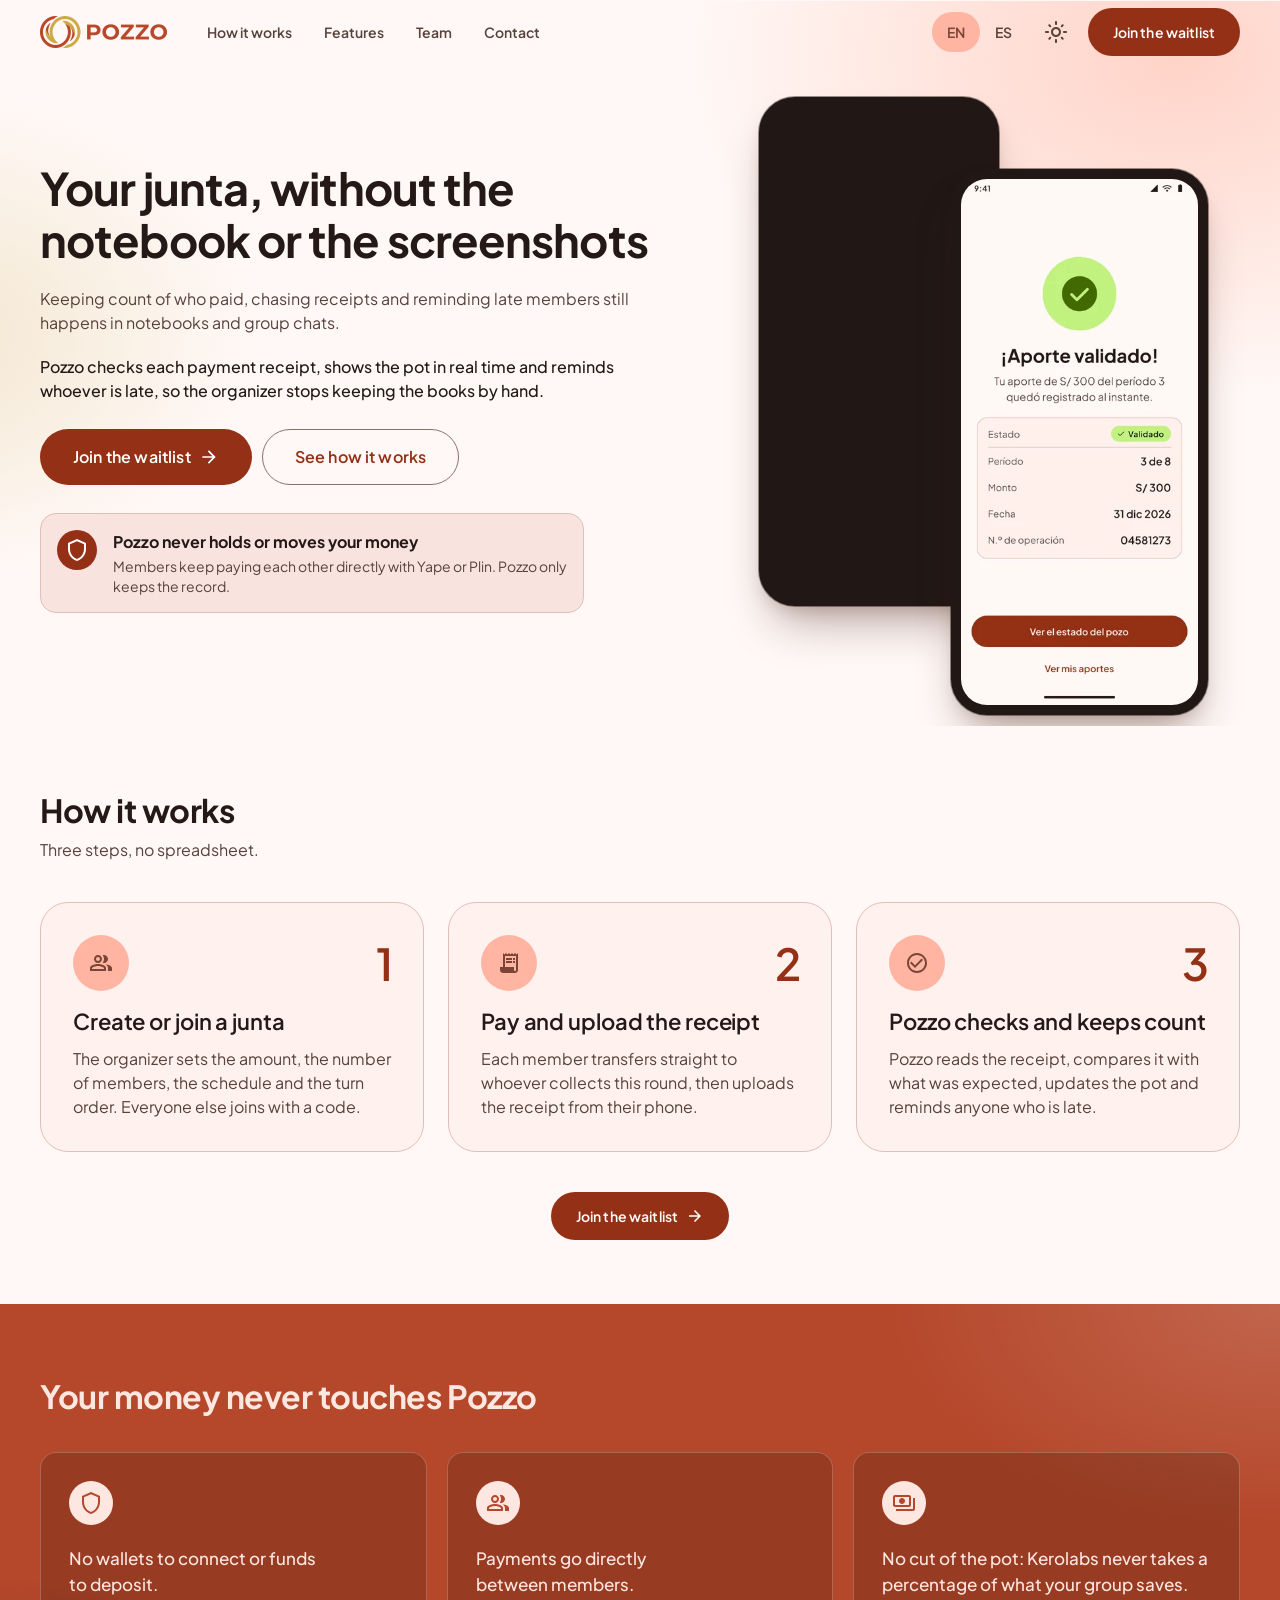
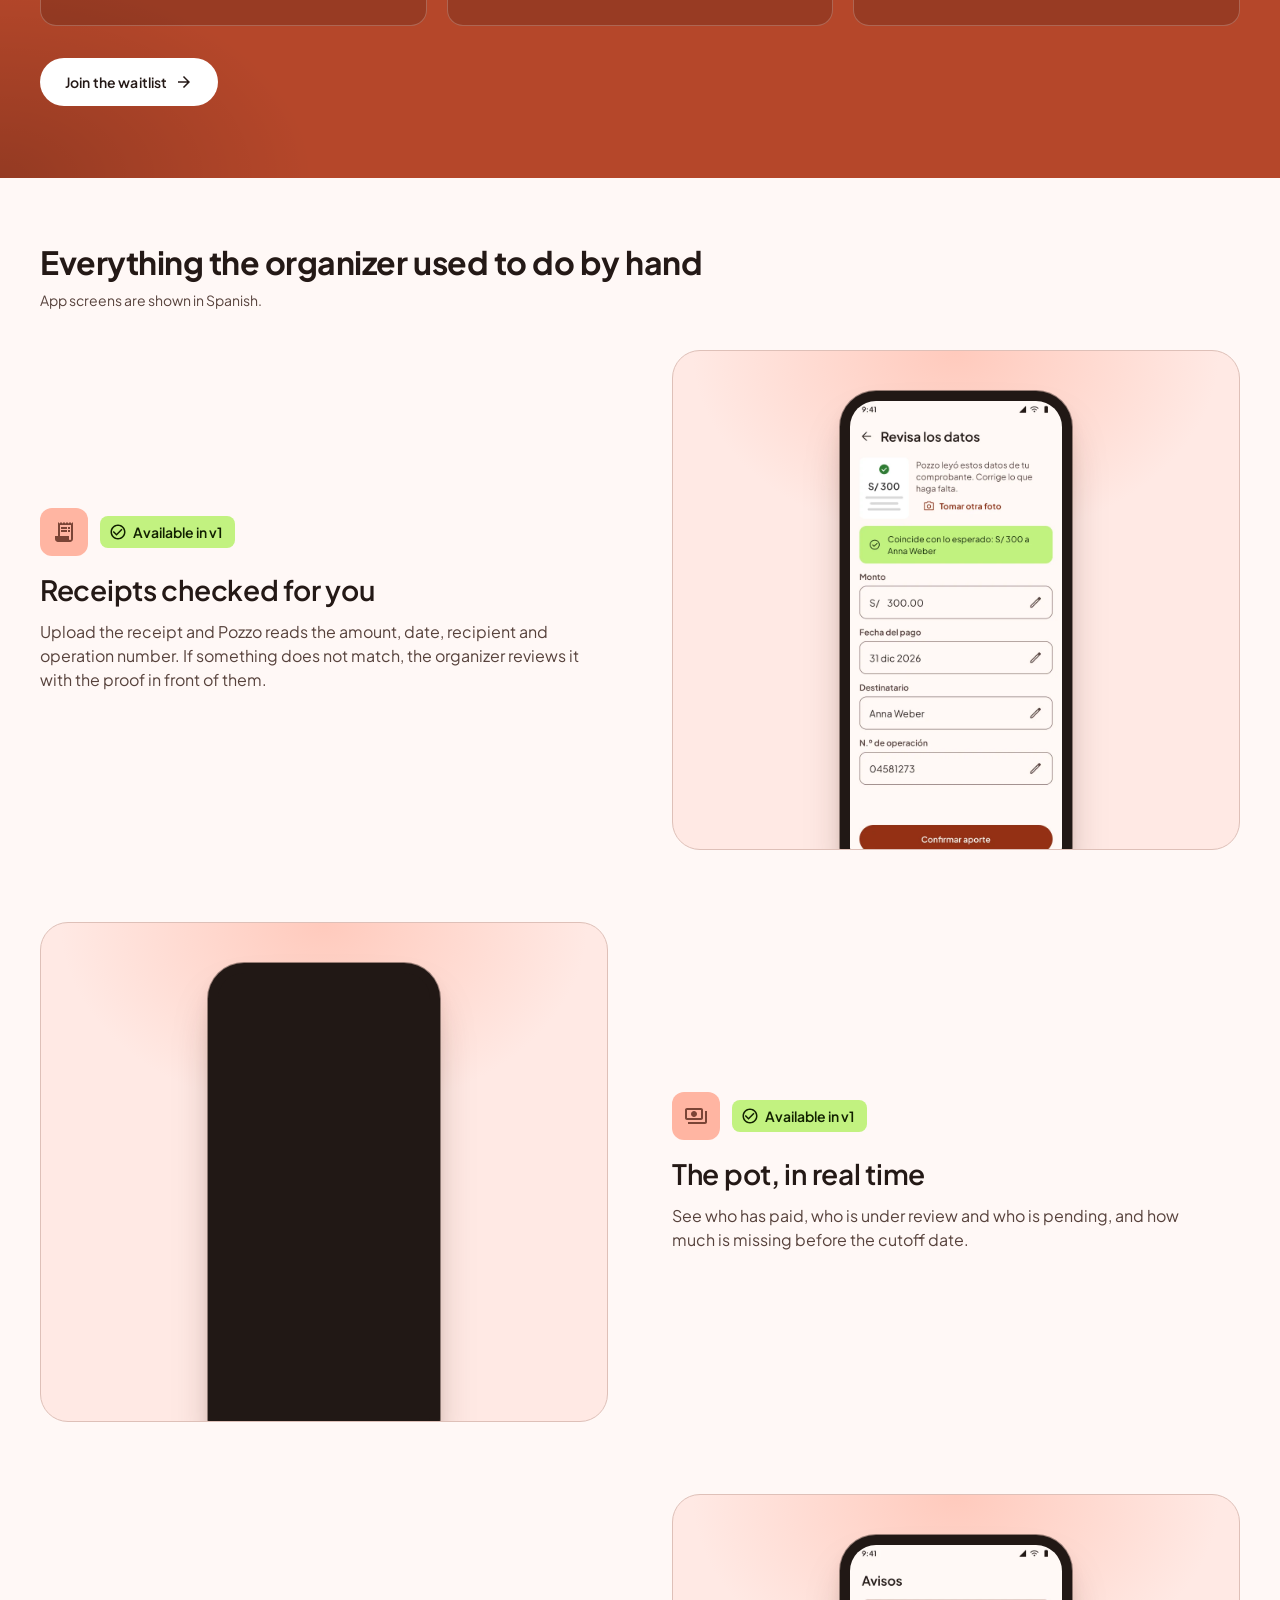
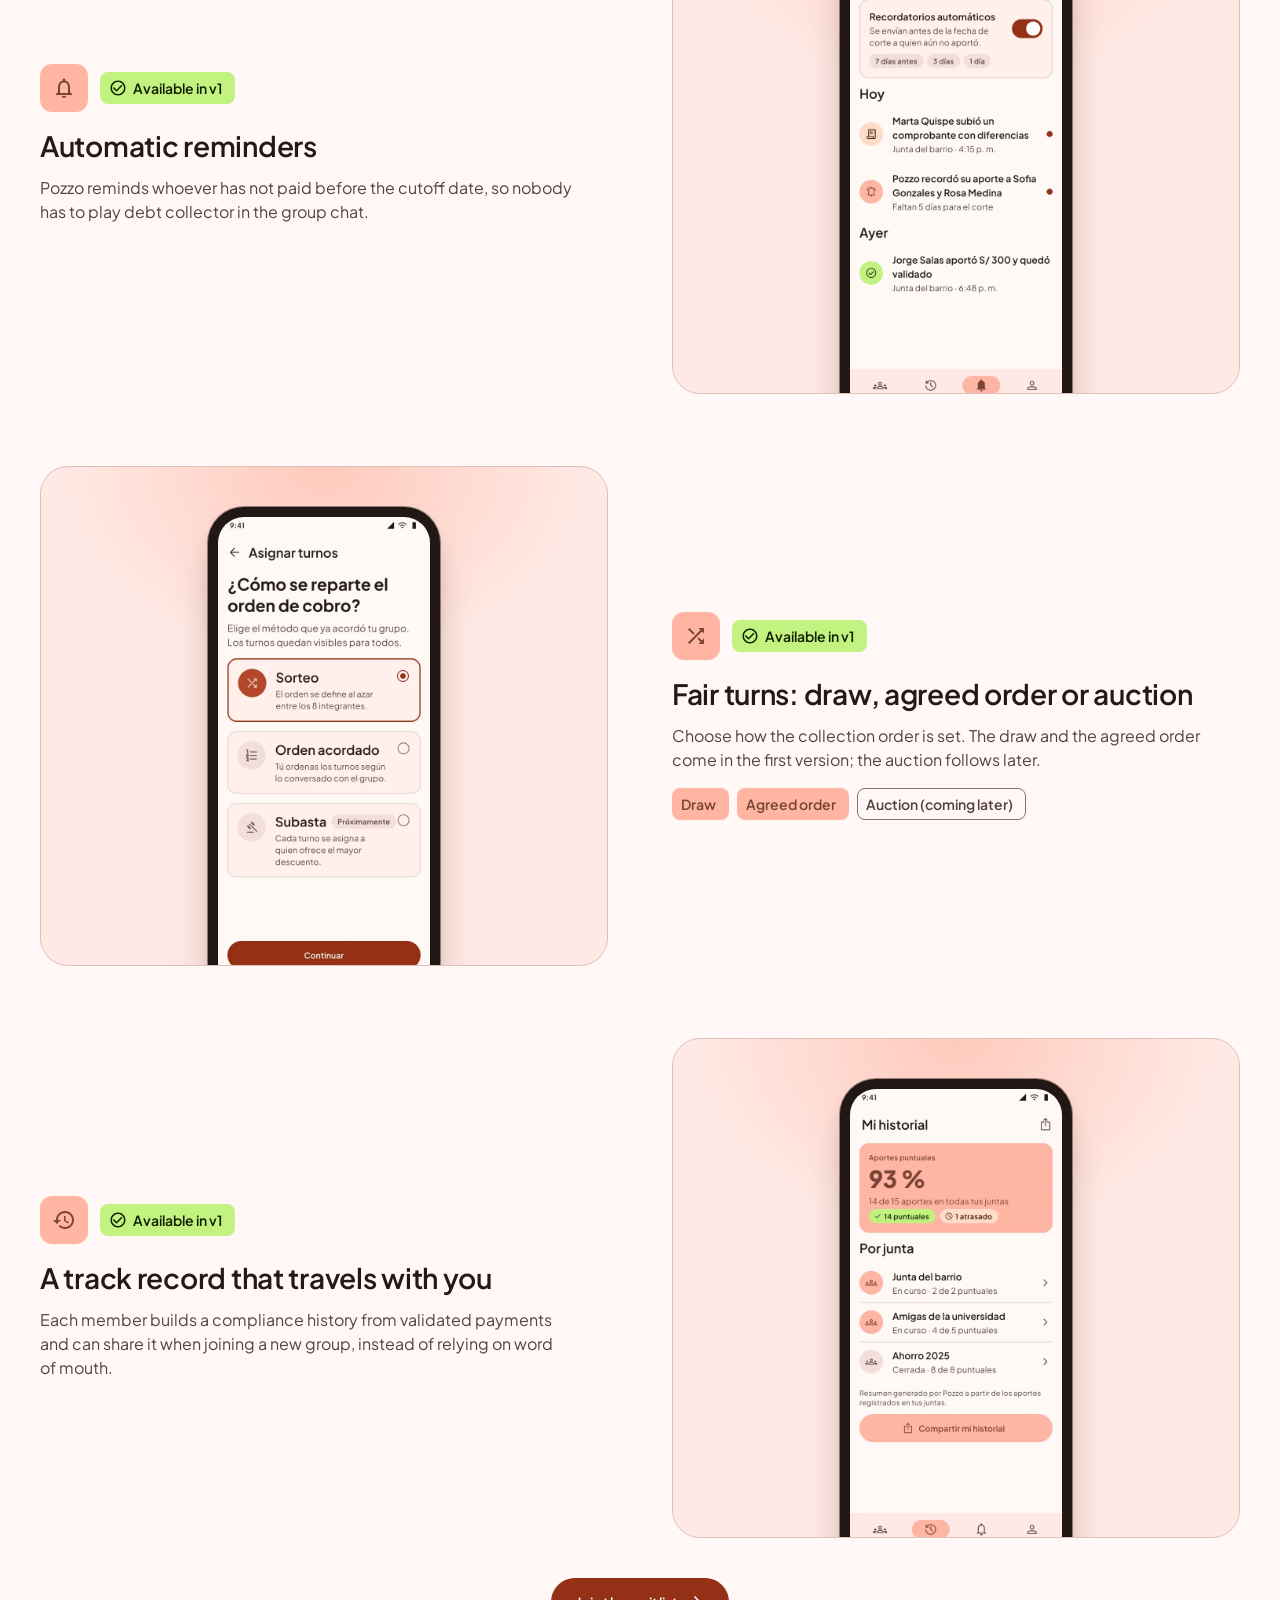
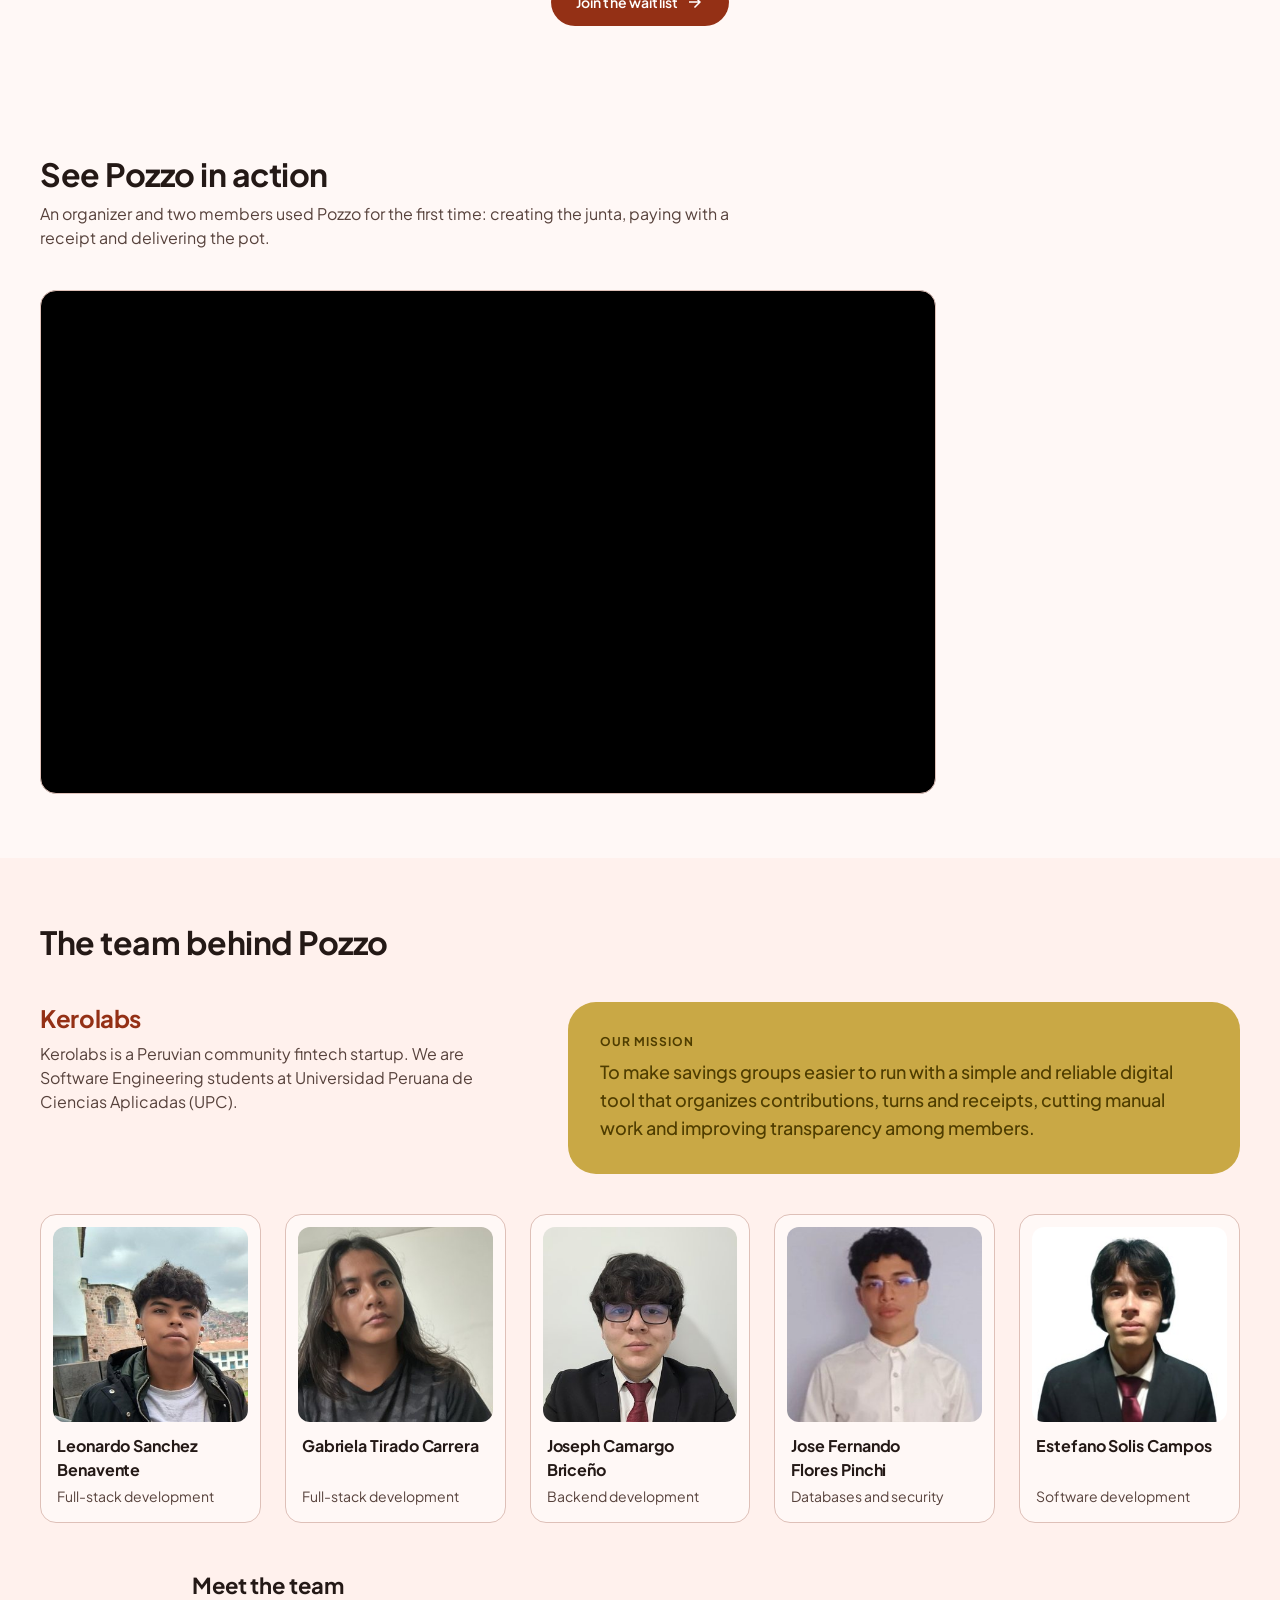
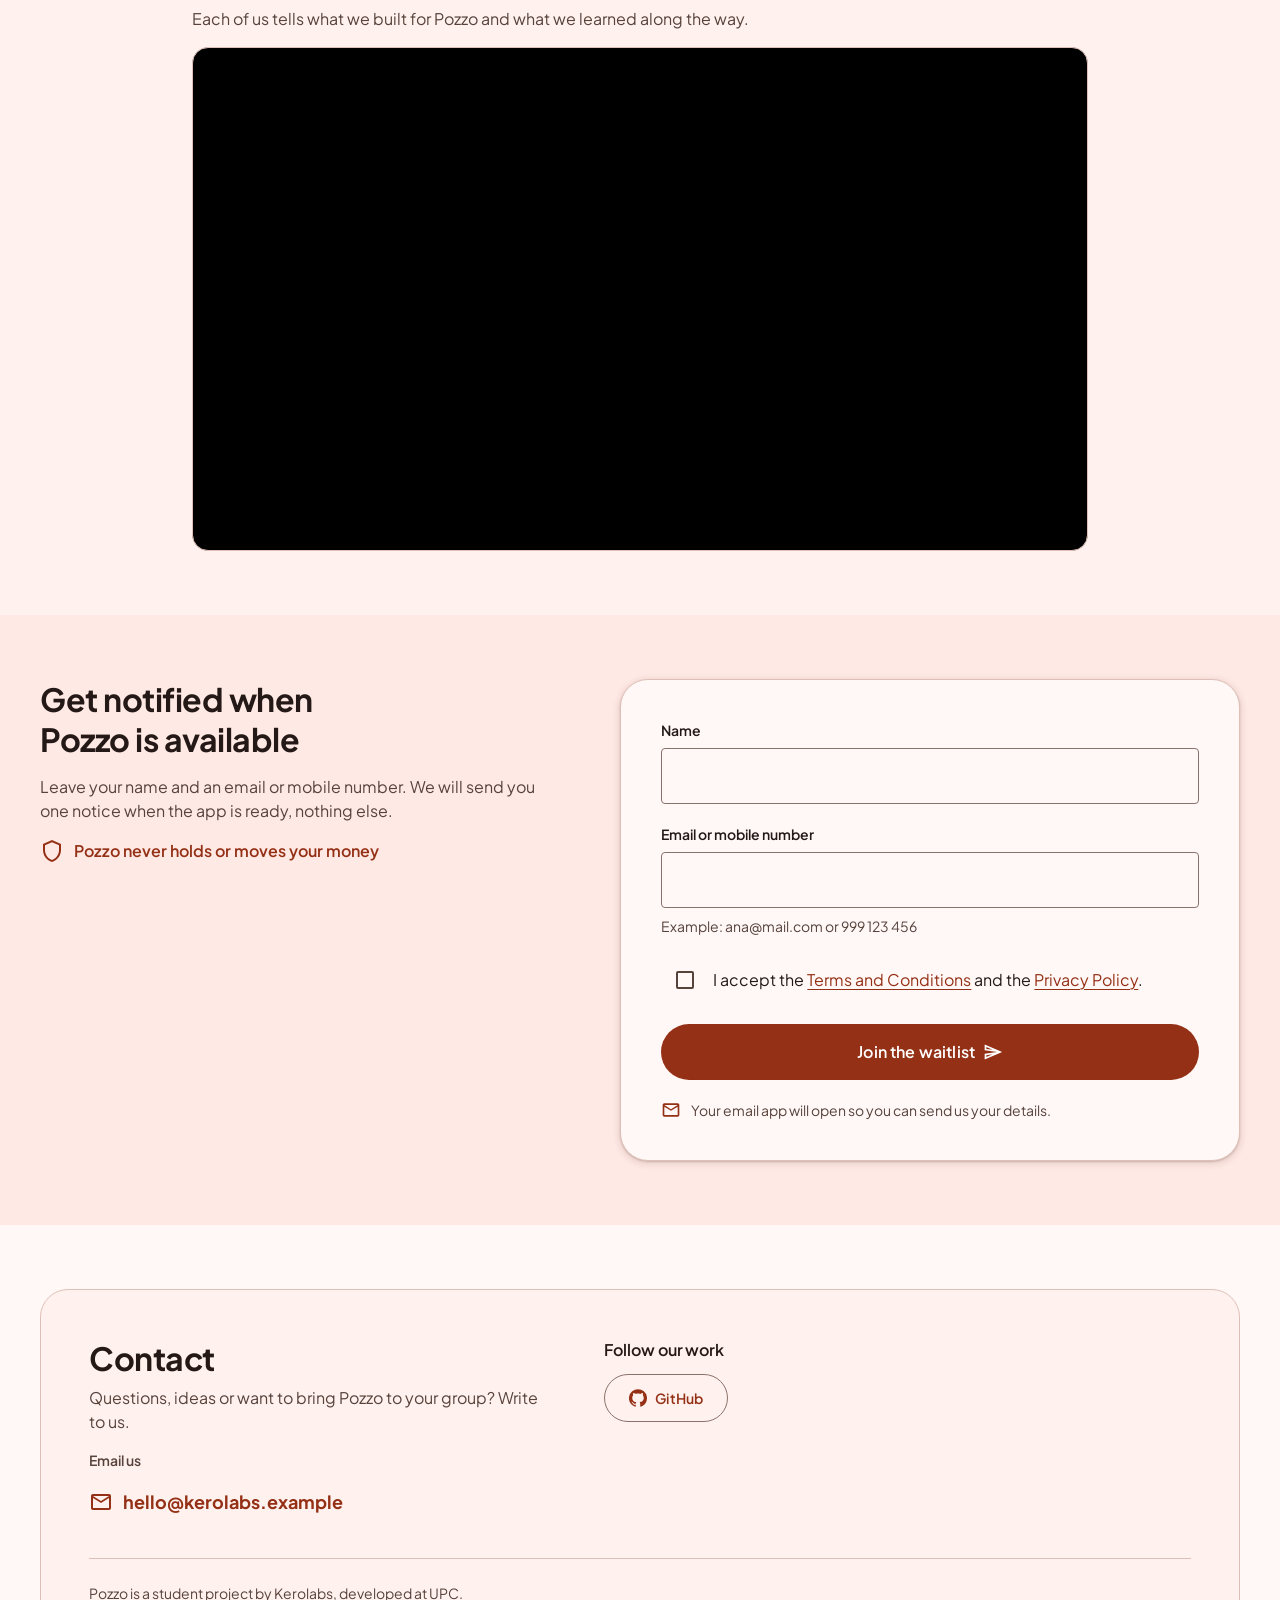
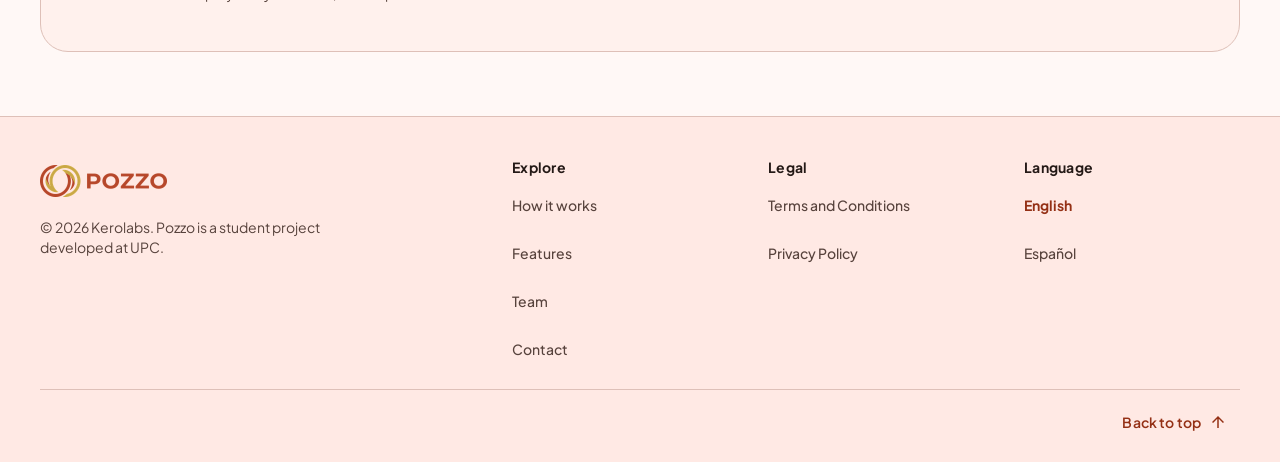
<file: index.html>
<!doctype html>
<html lang="en-US">
<head>
  <meta charset="utf-8">
  <meta name="viewport" content="width=device-width, initial-scale=1">
  <title>Pozzo</title>
  <meta name="description" content="Pozzo checks payment receipts, shows the pot in real time and reminds whoever is late.">
  <meta name="robots" content="index,follow">
  <meta name="theme-color" content="#FFF8F6" media="(prefers-color-scheme: light)">
  <meta name="theme-color" content="#1B110E" media="(prefers-color-scheme: dark)">
  <link rel="icon" type="image/png" sizes="32x32" href="./assets/img/favicon-32.png?v=3">
  <link rel="shortcut icon" type="image/png" href="./assets/img/favicon-32.png?v=3">
  <link rel="apple-touch-icon" href="./assets/img/apple-touch-icon.png?v=3">
  <link rel="preload" href="./assets/fonts/plus-jakarta-sans-latin-400-normal.woff2" as="font" type="font/woff2" crossorigin>
  <link rel="preload" href="./assets/fonts/plus-jakarta-sans-latin-700-normal.woff2" as="font" type="font/woff2" crossorigin>
  <link rel="stylesheet" href="./assets/css/app.css?v=4">
  <script>
    (() => {
      const root = document.documentElement;
      root.classList.add("js");
      try {
        const savedTheme = localStorage.getItem("pozzo-theme");
        if (savedTheme === "light" || savedTheme === "dark") {
          root.setAttribute("data-theme", savedTheme);
        }
      } catch {}
    })();
  </script>
  <script src="./js/app.js?v=4" defer></script>
</head>

<body class="has-sticky-cta">
  <!-- ====================================================================== -->
  <!-- SVG Icons Sprite                                                       -->
  <!-- ====================================================================== -->
  <svg class="sprite" xmlns="http://www.w3.org/2000/svg" aria-hidden="true" focusable="false">
    <symbol id="i-menu" viewBox="0 0 24 24"><path d="M3 18h18v-2H3v2zm0-5h18v-2H3v2zm0-7v2h18V6H3z"/></symbol>
    <symbol id="i-close" viewBox="0 0 24 24"><path d="M19 6.41 17.59 5 12 10.59 6.41 5 5 6.41 10.59 12 5 17.59 6.41 19 12 13.41 17.59 19 19 17.59 13.41 12z"/></symbol>
    <symbol id="i-light_mode" viewBox="0 0 24 24"><path d="M12 9c1.65 0 3 1.35 3 3s-1.35 3-3 3-3-1.35-3-3 1.35-3 3-3m0-2c-2.76 0-5 2.24-5 5s2.24 5 5 5 5-2.24 5-5-2.24-5-5-5zM2 13h2c.55 0 1-.45 1-1s-.45-1-1-1H2c-.55 0-1 .45-1 1s.45 1 1 1zm18 0h2c.55 0 1-.45 1-1s-.45-1-1-1h-2c-.55 0-1 .45-1 1s.45 1 1 1zM11 2v2c0 .55.45 1 1 1s1-.45 1-1V2c0-.55-.45-1-1-1s-1 .45-1 1zm0 18v2c0 .55.45 1 1 1s1-.45 1-1v-2c0-.55-.45-1-1-1s-1 .45-1 1zM5.99 4.58c-.39-.39-1.03-.39-1.41 0-.39.39-.39 1.03 0 1.41l1.06 1.06c.39.39 1.03.39 1.41 0s.39-1.03 0-1.41L5.99 4.58zm12.37 12.37c-.39-.39-1.03-.39-1.41 0-.39.39-.39 1.03 0 1.41l1.06 1.06c.39.39 1.03.39 1.41 0 .39-.39.39-1.03 0-1.41l-1.06-1.06zm1.06-10.96c.39-.39.39-1.03 0-1.41-.39-.39-1.03-.39-1.41 0l-1.06 1.06c-.39.39-.39 1.03 0 1.41s1.03.39 1.41 0l1.06-1.06zM7.05 18.36c.39-.39.39-1.03 0-1.41-.39-.39-1.03-.39-1.41 0l-1.06 1.06c-.39.39-.39 1.03 0 1.41s1.03.39 1.41 0l1.06-1.06z"/></symbol>
    <symbol id="i-dark-mode" viewBox="0 0 24 24"><path d="M12 3c-4.97 0-9 4.03-9 9s4.03 9 9 9 9-4.03 9-9c0-.46-.04-.92-.1-1.36-.98 1.37-2.58 2.26-4.4 2.26-2.98 0-5.4-2.42-5.4-5.4 0-1.81.89-3.42 2.26-4.4-.44-.06-.9-.1-1.36-.1z"/></symbol>
    <symbol id="i-contrast" viewBox="0 0 24 24"><path d="M12 22C6.48 22 2 17.52 2 12S6.48 2 12 2s10 4.48 10 10-4.48 10-10 10zm0-2V4c-4.42 0-8 3.58-8 8s3.58 8 8 8z"/></symbol>
    <symbol id="i-check" viewBox="0 0 24 24"><path d="M16.59 7.58 10 14.17l-3.59-3.58L5 12l5 5 8-8zM12 2C6.48 2 2 6.48 2 12s4.48 10 10 10 10-4.48 10-10S17.52 2 12 2zm0 18c-4.42 0-8-3.58-8-8s3.58-8 8-8 8 3.58 8 8-3.58 8-8 8z"/></symbol>
    <symbol id="i-group" viewBox="0 0 24 24"><path d="M16.67 13.13C18.04 14.06 19 15.32 19 17v3h4v-3c0-2.18-3.57-3.47-6.33-3.87zM15 12c2.21 0 4-1.79 4-4s-1.79-4-4-4c-.47 0-.91.1-1.33.24C14.5 5.27 15 6.58 15 8s-.5 2.73-1.33 3.76c.42.14.86.24 1.33.24zm-6 0c2.21 0 4-1.79 4-4s-1.79-4-4-4-4 1.79-4 4 1.79 4 4 4zm0-6c1.1 0 2 .9 2 2s-.9 2-2 2-2-.9-2-2 .9-2 2-2zm0 7c-2.67 0-8 1.34-8 4v3h16v-3c0-2.66-5.33-4-8-4zm6 5H3v-.99C3.2 16.29 6.3 15 9 15s5.8 1.29 6 2v1z"/></symbol>
    <symbol id="i-receipt" viewBox="0 0 24 24"><path d="M19.5 3.5 18 2l-1.5 1.5L15 2l-1.5 1.5L12 2l-1.5 1.5L9 2 7.5 3.5 6 2v14H3v3c0 1.66 1.34 3 3 3h12c1.66 0 3-1.34 3-3V2l-1.5 1.5zM19 19c0 .55-.45 1-1 1s-1-.45-1-1v-3H8V5h11v14z"/><path d="M9 7h6v2H9zm7 0h2v2h-2zm-7 3h6v2H9zm7 0h2v2h-2z"/></symbol>
    <symbol id="i-shield" viewBox="0 0 24 24"><path d="M12 1 3 5v6c0 5.55 3.84 10.74 9 12 5.16-1.26 9-6.45 9-12V5l-9-4zm7 10c0 4.52-2.98 8.69-7 9.93-4.02-1.24-7-5.41-7-9.93V6.3l7-3.11 7 3.11V11z"/></symbol>
    <symbol id="i-payments" viewBox="0 0 24 24"><path d="M19 14V6c0-1.1-.9-2-2-2H3c-1.1 0-2 .9-2 2v8c0 1.1.9 2 2 2h14c1.1 0 2-.9 2-2zm-2 0H3V6h14v8zm-7-7c-1.66 0-3 1.34-3 3s1.34 3 3 3 3-1.34 3-3-1.34-3-3-3zm13 0v11c0 1.1-.9 2-2 2H4v-2h17V7h2z"/></symbol>
    <symbol id="i-notifications" viewBox="0 0 24 24"><path d="M12 22c1.1 0 2-.9 2-2h-4c0 1.1.89 2 2 2zm6-6v-5c0-3.07-1.64-5.64-4.5-6.32V4c0-.83-.67-1.5-1.5-1.5s-1.5.67-1.5 1.5v.68C7.63 5.36 6 7.92 6 11v5l-2 2v1h16v-1l-2-2zm-2 1H8v-6c0-2.48 1.51-4.5 4-4.5s4 2.02 4 4.5v6z"/></symbol>
    <symbol id="i-shuffle" viewBox="0 0 24 24"><path d="M10.59 9.17 5.41 4 4 5.41l5.17 5.17 1.42-1.41zM14.5 4l2.04 2.04L4 18.59 5.41 20 17.96 7.46 20 9.5V4h-5.5zm.33 9.41-1.41 1.41 3.13 3.13L14.5 20H20v-5.5l-2.04 2.04-3.13-3.13z"/></symbol>
    <symbol id="i-history" viewBox="0 0 24 24"><path d="M13 3c-4.97 0-9 4.03-9 9H1l3.89 3.89.07.14L9 12H6c0-3.87 3.13-7 7-7s7 3.13 7 7-3.13 7-7 7c-1.93 0-3.68-.79-4.94-2.06l-1.42 1.42C8.27 19.99 10.51 21 13 21c4.97 0 9-4.03 9-9s-4.03-9-9-9zm-1 5v5l4.28 2.54.72-1.21-3.5-2.08V8H12z"/></symbol>
    <symbol id="i-arrow" viewBox="0 0 24 24"><path d="M12 4l-1.41 1.41L16.17 11H4v2h12.17l-5.58 5.59L12 20l8-8z"/></symbol>
    <symbol id="i-mail" viewBox="0 0 24 24"><path d="M20 4H4c-1.1 0-1.99.9-1.99 2L2 18c0 1.1.9 2 2 2h16c1.1 0 2-.9 2-2V6c0-1.1-.9-2-2-2zm0 14H4V8l8 5 8-5v10zm-8-7L4 6h16l-8 5z"/></symbol>
    <symbol id="i-send" viewBox="0 0 24 24"><path d="M4.01 6.03l7.51 3.22-7.52-1 .01-2.22m7.5 8.72L4 17.97v-2.22l7.51-1M2.01 3L2 10l15 2-15 2 .01 7L23 12 2.01 3z"/></symbol>
    <symbol id="i-error" viewBox="0 0 24 24"><path d="M11 15h2v2h-2zm0-8h2v6h-2zm.99-5C6.47 2 2 6.48 2 12s4.47 10 9.99 10C17.52 22 22 17.52 22 12S17.52 2 11.99 2zM12 20c-4.42 0-8-3.58-8-8s3.58-8 8-8 8 3.58 8 8-3.58 8-8 8z"/></symbol>
    <symbol id="i-github" viewBox="0 0 24 24"><path d="M12 .3a12 12 0 0 0-3.79 23.39c.6.11.82-.26.82-.58v-2.04c-3.34.72-4.04-1.61-4.04-1.61-.55-1.39-1.33-1.76-1.33-1.76-1.09-.74.08-.73.08-.73 1.2.08 1.84 1.24 1.84 1.24 1.07 1.83 2.81 1.3 3.5 1 .11-.78.42-1.31.76-1.61-2.67-.3-5.47-1.33-5.47-5.93 0-1.31.47-2.38 1.24-3.22-.13-.3-.54-1.52.11-3.18 0 0 1-.32 3.3 1.23A11.5 11.5 0 0 1 12 6.1c1.02 0 2.04.14 3 .41 2.28-1.55 3.29-1.23 3.29-1.23.65 1.66.24 2.88.12 3.18.77.84 1.23 1.91 1.23 3.22 0 4.61-2.81 5.63-5.48 5.92.42.36.81 1.1.81 2.22v3.29c0 .32.21.69.83.57A12 12 0 0 0 12 .3z"/></symbol>
  </svg>
  <a class="skip-link" href="#main" data-i18n="a11y.skip">Skip to content</a>

  <!-- ====================================================================== -->
  <!-- Header / Navigation                                                    -->
  <!-- ====================================================================== -->
  <header class="app-bar" data-app-bar data-scrolled="false">
    <div class="container app-bar__inner">
      <a class="brand" href="#top" aria-label="Pozzo">
        <img class="brand__logo brand__logo--light" src="./assets/img/logo-light.png" width="127" height="32" alt="">
        <img class="brand__logo brand__logo--dark" src="./assets/img/logo-dark.png" width="127" height="32" alt="">
      </a>
      <div class="app-bar__menu" id="site-menu" data-menu data-open="false">
        <nav class="primary-nav" data-i18n-aria-label="a11y.mainNav" aria-label="Main navigation">
          <ul>
            <li><a href="#how" data-i18n="nav.how">How it works</a></li>
            <li><a href="#features" data-i18n="nav.features">Features</a></li>
            <li><a href="#team" data-i18n="nav.team">Team</a></li>
            <li><a href="#contact" data-i18n="nav.contact">Contact</a></li>
          </ul>
        </nav>
        <div class="app-bar__tools">
          <div class="lang-switch" role="group" aria-label="Language">
            <a href="#" data-lang="en" lang="en-US" aria-current="true">EN</a>
            <a href="#" data-lang="es" lang="es-419">ES</a>
          </div>
          <button type="button" class="icon-btn theme-toggle" data-theme-toggle data-state="light" aria-label="Theme">
            <svg class="icon theme-toggle__icon theme-toggle__icon--light" aria-hidden="true"><use href="#i-light_mode"></use></svg>
            <svg class="icon theme-toggle__icon theme-toggle__icon--dark" aria-hidden="true"><use href="#i-dark-mode"></use></svg>
          </button>
        </div>
      </div>
      <a class="btn btn-filled app-bar__cta" href="#join">
        <span class="cta-full" data-i18n="cta.join">Join the waitlist</span>
        <span class="cta-short" data-i18n="cta.joinShort">Waitlist</span>
      </a>
      <button type="button" class="icon-btn menu-btn" data-menu-toggle aria-expanded="false" aria-controls="site-menu" data-i18n-aria-label="a11y.menu" aria-label="Menu">
        <svg class="icon menu-btn__open" aria-hidden="true"><use href="#i-menu"></use></svg>
        <svg class="icon menu-btn__close" aria-hidden="true"><use href="#i-close"></use></svg>
      </button>
    </div>
  </header>

  <!-- ====================================================================== -->
  <!-- Main Content                                                           -->
  <!-- ====================================================================== -->
  <main id="main" class="main--overlap" tabindex="-1">

    <!-- ==================================================================== -->
    <!-- Hero Section                                                         -->
    <!-- ==================================================================== -->
    <section class="hero" id="top" aria-labelledby="hero-title">
      <div class="hero__glow" aria-hidden="true"></div>
      <div class="container hero__grid">
        <div class="hero__copy">
          <h1 class="display" id="hero-title" data-i18n="hero.title">Your junta, without the notebook or the screenshots</h1>
          <p class="hero__problem" data-i18n="hero.problem">Keeping count of who paid, chasing receipts and reminding late members still happens in notebooks and group chats.</p>
          <p class="hero__solution" data-i18n="hero.solution">Pozzo checks each payment receipt, shows the pot in real time and reminds whoever is late, so the organizer stops keeping the books by hand.</p>
          <div class="hero__actions">
            <a class="btn btn-filled btn--lg" href="#join">
              <span data-i18n="cta.join">Join the waitlist</span>
              <svg class="icon" aria-hidden="true"><use href="#i-arrow"></use></svg>
            </a>
            <a class="btn btn-outlined btn--lg" href="#how">
              <span data-i18n="cta.how">See how it works</span>
            </a>
          </div>
          <div class="callout" role="note">
            <span class="callout__icon"><svg class="icon" aria-hidden="true"><use href="#i-shield"></use></svg></span>
            <div class="callout__body">
              <p class="callout__title" data-i18n="hero.nomoney.title">Pozzo never holds or moves your money</p>
              <p class="callout__text" data-i18n="hero.nomoney.text">Members keep paying each other directly with Yape or Plin. Pozzo only keeps the record.</p>
            </div>
          </div>
        </div>
        <div class="hero__visual">
          <div class="hero__phones">
            <div class="phone phone--back">
              <picture class="phone__screen img-light">
                <source type="image/webp" srcset="./assets/img/app/pot-status-360.webp 360w, ./assets/img/app/pot-status.webp 540w" sizes="(min-width: 840px) 240px, 176px">
                <img src="./assets/img/app/pot-status.png" srcset="./assets/img/app/pot-status-360.png 360w, ./assets/img/app/pot-status.png 540w" sizes="(min-width: 840px) 240px, 176px" width="540" height="1200" alt="Pozzo app" loading="eager" fetchpriority="high" decoding="async">
              </picture>
              <picture class="phone__screen img-dark">
                <source type="image/webp" srcset="./assets/img/app/pot-status-dark-360.webp 360w, ./assets/img/app/pot-status-dark.webp 540w" sizes="(min-width: 840px) 240px, 176px">
                <img src="./assets/img/app/pot-status-dark.png" srcset="./assets/img/app/pot-status-dark-360.png 360w, ./assets/img/app/pot-status-dark.png 540w" sizes="(min-width: 840px) 240px, 176px" width="540" height="1200" alt="Pozzo app" loading="lazy" decoding="async">
              </picture>
            </div>
            <div class="phone phone--front">
              <picture class="phone__screen">
                <source type="image/webp" srcset="./assets/img/app/payment-validated-360.webp 360w, ./assets/img/app/payment-validated.webp 540w" sizes="(min-width: 840px) 260px, 176px">
                <img src="./assets/img/app/payment-validated.png" srcset="./assets/img/app/payment-validated-360.png 360w, ./assets/img/app/payment-validated.png 540w" sizes="(min-width: 840px) 260px, 176px" width="540" height="1200" alt="Pozzo app" loading="eager" decoding="async">
              </picture>
            </div>
          </div>
        </div>
      </div>
    </section>

    <!-- ==================================================================== -->
    <!-- How It Works Section                                                 -->
    <!-- ==================================================================== -->
    <section class="section" id="how" aria-labelledby="how-title">
      <div class="container">
        <header class="section-head">
          <h2 id="how-title" data-i18n="how.title">How it works</h2>
          <p class="section-head__intro" data-i18n="how.intro">Three steps, no spreadsheet.</p>
        </header>
        <ol class="steps">
          <li class="step">
            <div class="step__top">
              <span class="step__icon"><svg class="icon" aria-hidden="true"><use href="#i-group"></use></svg></span>
              <span class="step__num" aria-hidden="true">1</span>
            </div>
            <h3 class="step__title" data-i18n="how.step1.title">Create or join a junta</h3>
            <p data-i18n="how.step1.text">The organizer sets the amount, the number of members, the schedule and the turn order. Everyone else joins with a code.</p>
          </li>
          <li class="step">
            <div class="step__top">
              <span class="step__icon"><svg class="icon" aria-hidden="true"><use href="#i-receipt"></use></svg></span>
              <span class="step__num" aria-hidden="true">2</span>
            </div>
            <h3 class="step__title" data-i18n="how.step2.title">Pay and upload the receipt</h3>
            <p data-i18n="how.step2.text">Each member transfers straight to whoever collects this round, then uploads the receipt from their phone.</p>
          </li>
          <li class="step">
            <div class="step__top">
              <span class="step__icon"><svg class="icon" aria-hidden="true"><use href="#i-check"></use></svg></span>
              <span class="step__num" aria-hidden="true">3</span>
            </div>
            <h3 class="step__title" data-i18n="how.step3.title">Pozzo checks and keeps count</h3>
            <p data-i18n="how.step3.text">Pozzo reads the receipt, compares it with what was expected, updates the pot and reminds anyone who is late.</p>
          </li>
        </ol>
        <div class="section-cta">
          <a class="btn btn-filled" href="#join">
            <span data-i18n="cta.join">Join the waitlist</span>
            <svg class="icon" aria-hidden="true"><use href="#i-arrow"></use></svg>
          </a>
        </div>
      </div>
    </section>

    <!-- ==================================================================== -->
    <!-- Trust & Security Banner                                              -->
    <!-- ==================================================================== -->
    <section class="band" id="trust" aria-labelledby="trust-title">
      <div class="container band__inner">
        <h2 id="trust-title" data-i18n="trust.title">Your money never touches Pozzo</h2>
        <ul class="trust-points">
          <li class="trust-point">
            <span class="trust-point__icon"><svg class="icon" aria-hidden="true"><use href="#i-shield"></use></svg></span>
            <p data-i18n="trust.point1">No wallets to connect or funds to deposit.</p>
          </li>
          <li class="trust-point">
            <span class="trust-point__icon"><svg class="icon" aria-hidden="true"><use href="#i-group"></use></svg></span>
            <p data-i18n="trust.point2">Payments go directly between members.</p>
          </li>
          <li class="trust-point">
            <span class="trust-point__icon"><svg class="icon" aria-hidden="true"><use href="#i-payments"></use></svg></span>
            <p data-i18n="trust.point3">No cut of the pot: Kerolabs never takes a percentage of what your group saves.</p>
          </li>
        </ul>
        <div class="section-cta section-cta--start">
          <a class="btn btn-inverse" href="#join">
            <span data-i18n="cta.join">Join the waitlist</span>
            <svg class="icon" aria-hidden="true"><use href="#i-arrow"></use></svg>
          </a>
        </div>
      </div>
    </section>

    <!-- ==================================================================== -->
    <!-- Features Section                                                     -->
    <!-- ==================================================================== -->
    <section class="section" id="features" aria-labelledby="features-title">
      <div class="container">
        <header class="section-head">
          <h2 id="features-title" data-i18n="features.title">Everything the organizer used to do by hand</h2>
          <p class="section-head__intro section-head__note" data-i18n="features.caption">App screens are shown in Spanish.</p>
        </header>
        <div class="features">
          <article class="feature">
            <div class="feature__copy">
              <div class="feature__meta">
                <span class="feature__icon"><svg class="icon" aria-hidden="true"><use href="#i-receipt"></use></svg></span>
                <span class="chip chip--success">
                  <svg class="icon" aria-hidden="true"><use href="#i-check"></use></svg>
                  <span data-i18n="features.tag.v1">Available in v1</span>
                </span>
              </div>
              <h3 class="feature__title" data-i18n="features.receipts.title">Receipts checked for you</h3>
              <p class="feature__text" data-i18n="features.receipts.text">Upload the receipt and Pozzo reads the amount, date, recipient and operation number. If something does not match, the organizer reviews it with the proof in front of them.</p>
            </div>
            <div class="feature__stage">
              <div class="phone">
                <picture class="phone__screen">
                  <source type="image/webp" srcset="./assets/img/app/receipt-check-360.webp 360w, ./assets/img/app/receipt-check.webp 540w">
                  <img src="./assets/img/app/receipt-check.png" width="540" height="1200" alt="Pozzo app" loading="lazy" decoding="async">
                </picture>
              </div>
            </div>
          </article>
          <article class="feature">
            <div class="feature__copy">
              <div class="feature__meta">
                <span class="feature__icon"><svg class="icon" aria-hidden="true"><use href="#i-payments"></use></svg></span>
                <span class="chip chip--success">
                  <svg class="icon" aria-hidden="true"><use href="#i-check"></use></svg>
                  <span data-i18n="features.tag.v1">Available in v1</span>
                </span>
              </div>
              <h3 class="feature__title" data-i18n="features.pot.title">The pot, in real time</h3>
              <p class="feature__text" data-i18n="features.pot.text">See who has paid, who is under review and who is pending, and how much is missing before the cutoff date.</p>
            </div>
            <div class="feature__stage">
              <div class="phone">
                <picture class="phone__screen img-light">
                  <source type="image/webp" srcset="./assets/img/app/pot-status-360.webp 360w, ./assets/img/app/pot-status.webp 540w">
                  <img src="./assets/img/app/pot-status.png" width="540" height="1200" alt="Pozzo app" loading="lazy" decoding="async">
                </picture>
                <picture class="phone__screen img-dark">
                  <source type="image/webp" srcset="./assets/img/app/pot-status-dark-360.webp 360w, ./assets/img/app/pot-status-dark.webp 540w">
                  <img src="./assets/img/app/pot-status-dark.png" width="540" height="1200" alt="Pozzo app" loading="lazy" decoding="async">
                </picture>
              </div>
            </div>
          </article>
          <article class="feature">
            <div class="feature__copy">
              <div class="feature__meta">
                <span class="feature__icon"><svg class="icon" aria-hidden="true"><use href="#i-notifications"></use></svg></span>
                <span class="chip chip--success">
                  <svg class="icon" aria-hidden="true"><use href="#i-check"></use></svg>
                  <span data-i18n="features.tag.v1">Available in v1</span>
                </span>
              </div>
              <h3 class="feature__title" data-i18n="features.reminders.title">Automatic reminders</h3>
              <p class="feature__text" data-i18n="features.reminders.text">Pozzo reminds whoever has not paid before the cutoff date, so nobody has to play debt collector in the group chat.</p>
            </div>
            <div class="feature__stage">
              <div class="phone">
                <picture class="phone__screen">
                  <source type="image/webp" srcset="./assets/img/app/reminders-360.webp 360w, ./assets/img/app/reminders.webp 540w">
                  <img src="./assets/img/app/reminders.png" width="540" height="1200" alt="Pozzo app" loading="lazy" decoding="async">
                </picture>
              </div>
            </div>
          </article>
          <article class="feature">
            <div class="feature__copy">
              <div class="feature__meta">
                <span class="feature__icon"><svg class="icon" aria-hidden="true"><use href="#i-shuffle"></use></svg></span>
                <span class="chip chip--success">
                  <svg class="icon" aria-hidden="true"><use href="#i-check"></use></svg>
                  <span data-i18n="features.tag.v1">Available in v1</span>
                </span>
              </div>
              <h3 class="feature__title" data-i18n="features.turns.title">Fair turns: draw, agreed order or auction</h3>
              <p class="feature__text" data-i18n="features.turns.text">Choose how the collection order is set. The draw and the agreed order come in the first version; the auction follows later.</p>
              <ul class="chips">
                <li class="chip chip--tonal"><span data-i18n="features.turns.chip.draw">Draw</span></li>
                <li class="chip chip--tonal"><span data-i18n="features.turns.chip.agreed">Agreed order</span></li>
                <li class="chip chip--outlined"><span data-i18n="features.turns.chip.auction">Auction (coming later)</span></li>
              </ul>
            </div>
            <div class="feature__stage">
              <div class="phone">
                <picture class="phone__screen">
                  <source type="image/webp" srcset="./assets/img/app/turns-method-360.webp 360w, ./assets/img/app/turns-method.webp 540w">
                  <img src="./assets/img/app/turns-method.png" width="540" height="1200" alt="Pozzo app" loading="lazy" decoding="async">
                </picture>
              </div>
            </div>
          </article>
          <article class="feature">
            <div class="feature__copy">
              <div class="feature__meta">
                <span class="feature__icon"><svg class="icon" aria-hidden="true"><use href="#i-history"></use></svg></span>
                <span class="chip chip--success">
                  <svg class="icon" aria-hidden="true"><use href="#i-check"></use></svg>
                  <span data-i18n="features.tag.v1">Available in v1</span>
                </span>
              </div>
              <h3 class="feature__title" data-i18n="features.history.title">A track record that travels with you</h3>
              <p class="feature__text" data-i18n="features.history.text">Each member builds a compliance history from validated payments and can share it when joining a new group, instead of relying on word of mouth.</p>
            </div>
            <div class="feature__stage">
              <div class="phone">
                <picture class="phone__screen">
                  <source type="image/webp" srcset="./assets/img/app/history-360.webp 360w, ./assets/img/app/history.webp 540w">
                  <img src="./assets/img/app/history.png" width="540" height="1200" alt="Pozzo app" loading="lazy" decoding="async">
                </picture>
              </div>
            </div>
          </article>
        </div>
        <div class="section-cta">
          <a class="btn btn-filled" href="#join">
            <span data-i18n="cta.join">Join the waitlist</span>
            <svg class="icon" aria-hidden="true"><use href="#i-arrow"></use></svg>
          </a>
        </div>
      </div>
    </section>

    <!-- ==================================================================== -->
    <!-- About-the-Product Video Section                                      -->
    <!-- ==================================================================== -->
    <section class="section" id="video" aria-labelledby="video-title">
      <div class="container">
        <header class="section-head">
          <h2 id="video-title" data-i18n="video.title">See Pozzo in action</h2>
          <p class="section-head__intro" data-i18n="video.intro">An organizer and two members used Pozzo for the first time: creating the junta, paying with a receipt and delivering the pot.</p>
        </header>
        <div class="video-block">
          <div class="video-frame">
            <iframe src="https://www.youtube-nocookie.com/embed/8h5ec2VhwuM" title="About-the-Product video of Pozzo" data-i18n-title="video.product.frame" loading="lazy" allow="accelerometer; clipboard-write; encrypted-media; gyroscope; picture-in-picture; web-share" referrerpolicy="strict-origin-when-cross-origin" allowfullscreen></iframe>
          </div>
        </div>
      </div>
    </section>

    <!-- ==================================================================== -->
    <!-- Team & Testimonials Section                                          -->
    <!-- ==================================================================== -->
    <section class="section section--tint" id="team" aria-labelledby="team-title">
      <div class="container">
        <header class="section-head">
          <h2 id="team-title" data-i18n="team.title">The team behind Pozzo</h2>
        </header>
        <div class="team-intro">
          <div class="team-intro__about">
            <p class="team-intro__name">Kerolabs</p>
            <p data-i18n="team.about">Kerolabs is a Peruvian community fintech startup. We are Software Engineering students at Universidad Peruana de Ciencias Aplicadas (UPC).</p>
          </div>
          <div class="mission">
            <p class="mission__label" data-i18n="team.mission.label">Our mission</p>
            <p class="mission__text" data-i18n="team.mission.text">To make savings groups easier to run with a simple and reliable digital tool that organizes contributions, turns and receipts, cutting manual work and improving transparency among members.</p>
          </div>
        </div>
        <ul class="team-grid">
          <li class="team-card">
            <img class="team-card__photo" src="./assets/img/team/leonardo-sanchez.jpg" width="320" height="320" alt="Leonardo Sanchez Benavente" loading="lazy" decoding="async">
            <h3 class="team-card__name">Leonardo Sanchez Benavente</h3>
            <p class="team-card__role" data-i18n="team.role.leonardo">Full-stack development</p>
          </li>
          <li class="team-card">
            <img class="team-card__photo" src="./assets/img/team/gabriela-tirado.jpg" width="320" height="320" alt="Gabriela Tirado Carrera" loading="lazy" decoding="async">
            <h3 class="team-card__name">Gabriela Tirado Carrera</h3>
            <p class="team-card__role" data-i18n="team.role.gabriela">Full-stack development</p>
          </li>
          <li class="team-card">
            <img class="team-card__photo" src="./assets/img/team/joseph-camargo.jpg" width="320" height="320" alt="Joseph Camargo Briceño" loading="lazy" decoding="async">
            <h3 class="team-card__name">Joseph Camargo Briceño</h3>
            <p class="team-card__role" data-i18n="team.role.joseph">Backend development</p>
          </li>
          <li class="team-card">
            <img class="team-card__photo" src="./assets/img/team/jose-flores.jpg" width="320" height="320" alt="Jose Fernando Flores Pinchi" loading="lazy" decoding="async">
            <h3 class="team-card__name">Jose Fernando Flores Pinchi</h3>
            <p class="team-card__role" data-i18n="team.role.jose">Databases and security</p>
          </li>
          <li class="team-card">
            <img class="team-card__photo" src="./assets/img/team/estefano-solis.jpg" width="320" height="320" alt="Estefano Solis Campos" loading="lazy" decoding="async">
            <h3 class="team-card__name">Estefano Solis Campos</h3>
            <p class="team-card__role" data-i18n="team.role.estefano">Software development</p>
          </li>
        </ul>
        <div class="video-block video-block--team">
          <h3 class="video-block__title" data-i18n="team.video.title">Meet the team</h3>
          <p class="video-block__intro" data-i18n="team.video.intro">Each of us tells what we built for Pozzo and what we learned along the way.</p>
          <div class="video-frame">
            <iframe src="https://www.youtube-nocookie.com/embed/AYqgVLGH8mo" title="About-the-Team video of Kerolabs" data-i18n-title="team.video.frame" loading="lazy" allow="accelerometer; clipboard-write; encrypted-media; gyroscope; picture-in-picture; web-share" referrerpolicy="strict-origin-when-cross-origin" allowfullscreen></iframe>
          </div>
        </div>
      </div>
    </section>

    <!-- ==================================================================== -->
    <!-- Call to Action (CTA) / Waitlist Section                              -->
    <!-- ==================================================================== -->
    <section class="section join-section" id="join" aria-labelledby="join-title">
      <div class="container join">
        <div class="join__intro">
          <h2 id="join-title" data-i18n="join.title">Get notified when Pozzo is available</h2>
          <p class="join__text" data-i18n="join.text">Leave your name and an email or mobile number. We will send you one notice when the app is ready, nothing else.</p>
          <p class="join__note">
            <svg class="icon" aria-hidden="true"><use href="#i-shield"></use></svg>
            <span data-i18n="hero.nomoney.title">Pozzo never holds or moves your money</span>
          </p>
        </div>
        <div class="join__panel">
          <div class="join__live" aria-live="polite">
            <form class="waitlist-form" novalidate data-waitlist data-endpoint="" data-email="hello@kerolabs.example" data-subject="Pozzo waitlist">
              <div class="field">
                <label class="field__label" for="join-name" data-i18n="join.name.label">Name</label>
                <input class="field__input" id="join-name" name="name" type="text" autocomplete="name" maxlength="80" required aria-describedby="join-name-error">
                <p class="field__error" id="join-name-error" hidden>
                  <svg class="icon" aria-hidden="true"><use href="#i-error"></use></svg>
                  <span data-error-text></span>
                </p>
              </div>
              <div class="field">
                <label class="field__label" for="join-contact" data-i18n="join.contact.label">Email or mobile number</label>
                <input class="field__input" id="join-contact" name="contact" type="text" autocomplete="email" autocapitalize="none" spellcheck="false" maxlength="120" required aria-describedby="join-contact-error join-contact-helper">
                <p class="field__error" id="join-contact-error" hidden>
                  <svg class="icon" aria-hidden="true"><use href="#i-error"></use></svg>
                  <span data-error-text></span>
                </p>
                <p class="field__helper" id="join-contact-helper" data-i18n="join.contact.helper">Example: ana@mail.com or 999 123 456</p>
              </div>
              <div class="hp" aria-hidden="true">
                <label>Company<input type="text" name="company" tabindex="-1" autocomplete="off"></label>
              </div>
              <div class="field">
                <div class="check">
                  <input class="check__input" type="checkbox" id="join-consent" name="consent" required aria-describedby="join-consent-error">
                  <label class="check__label" for="join-consent"data-consent-text  data-i18n="join.consent" >
                      I accept the
                      <a href="./terms.html">Terms and Conditions</a>
                      and the
                      <a href="./privacy.html">Privacy Policy</a>.
                  </label>
                </div>
                <p class="field__error" id="join-consent-error" hidden>
                  <svg class="icon" aria-hidden="true"><use href="#i-error"></use></svg>
                  <span data-error-text></span>
                </p>
              </div>
              <p class="form-alert" role="alert" data-form-alert hidden>
                <svg class="icon" aria-hidden="true"><use href="#i-error"></use></svg>
                <span data-alert-text></span>
              </p>
              <button class="btn btn-filled btn--lg btn--block" type="submit" data-submit>
                <span data-submit-label data-i18n="cta.join">Join the waitlist</span>
                <svg class="icon" aria-hidden="true"><use href="#i-send"></use></svg>
              </button>
              <p class="form-note" role="status" data-mailto-status>
                <svg class="icon" aria-hidden="true"><use href="#i-mail"></use></svg>
                <span data-note-text data-i18n="join.mailto.note">Your email app will open so you can send us your details.</span>
              </p>
            </form>
            <div class="join-success" data-join-success hidden>
              <span class="join-success__icon"><svg class="icon" aria-hidden="true"><use href="#i-check"></use></svg></span>
              <h3 class="join-success__title" tabindex="-1" data-success-title data-i18n="join.success.title">You are on the list</h3>
              <p class="join-success__text" data-success-text></p>
            </div>
          </div>
        </div>
      </div>
    </section>

    <!-- ==================================================================== -->
    <!-- Contact Section                                                      -->
    <!-- ==================================================================== -->
    <section class="section" id="contact" aria-labelledby="contact-title">
      <div class="container">
        <div class="contact">
          <div class="contact__main">
            <h2 id="contact-title" data-i18n="contact.title">Contact</h2>
            <p class="contact__text" data-i18n="contact.text">Questions, ideas or want to bring Pozzo to your group? Write to us.</p>
            <p class="contact__label" data-i18n="contact.email.label">Email us</p>
            <a class="contact__email" href="mailto:hello@kerolabs.example">
              <svg class="icon" aria-hidden="true"><use href="#i-mail"></use></svg>
              <span>hello@kerolabs.example</span>
            </a>
          </div>
          <div class="contact__social">
            <h3 class="contact__social-title" data-i18n="contact.social.title">Follow our work</h3>
            <ul class="social-list">
              <li>
                <a class="btn btn-outlined" href="https://github.com/kerolabs" target="_blank" rel="noopener noreferrer">
                  <svg class="icon" aria-hidden="true"><use href="#i-github"></use></svg>
                  <span>GitHub</span>
                </a>
              </li>
            </ul>
          </div>
          <p class="contact__student" data-i18n="contact.student">Pozzo is a student project by Kerolabs, developed at UPC.</p>
        </div>
      </div>
    </section>
  </main>

  <!-- ====================================================================== -->
  <!-- Footer Section                                                         -->
  <!-- ====================================================================== -->
  <footer class="site-footer">
    <div class="container site-footer__grid">
      <div class="site-footer__brand">
        <a class="brand" href="#top" aria-label="Pozzo">
          <img class="brand__logo brand__logo--light" src="./assets/img/logo-light.png" width="127" height="32" alt="">
          <img class="brand__logo brand__logo--dark" src="./assets/img/logo-dark.png" width="127" height="32" alt="">
        </a>
        <p class="site-footer__rights">
          © <span data-year></span> Kerolabs. <span data-i18n="footer.rights">Pozzo is a student project developed at UPC.</span>
        </p>
      </div>
      <nav class="footer-nav">
        <p class="footer-nav__title" data-i18n="footer.explore">Explore</p>
        <ul>
          <li><a href="#how" data-i18n="nav.how">How it works</a></li>
          <li><a href="#features" data-i18n="nav.features">Features</a></li>
          <li><a href="#team" data-i18n="nav.team">Team</a></li>
          <li><a href="#contact" data-i18n="nav.contact">Contact</a></li>
        </ul>
      </nav>

      <nav class="footer-nav">
  <p class="footer-nav__title" data-i18n="footer.legal">
    Legal
  </p>

  <ul>
    <li>
      <a href="./terms.html" data-i18n="footer.terms">
        Terms and Conditions
      </a>
    </li>

    <li>
      <a href="./privacy.html" data-i18n="footer.privacy">
        Privacy Policy
      </a>
    </li>
  </ul>
</nav>

      <div class="footer-nav footer-nav--wide" role="group" aria-label="Language">
        <p class="footer-nav__title" data-i18n="footer.language">Language</p>
        <ul>
          <li><a href="#" data-lang="en" lang="en-US" data-i18n="footer.english">English</a></li>
          <li><a href="#" data-lang="es" lang="es-419" data-i18n="footer.spanish">Español</a></li>
        </ul>
      </div>
    </div>
    <div class="container">
      <div class="site-footer__bottom">
        <a class="btn btn-text" href="#top">
          <span data-i18n="footer.top">Back to top</span>
          <svg class="icon icon--up" aria-hidden="true"><use href="#i-arrow"></use></svg>
        </a>
      </div>
    </div>
  </footer>

  <!-- ====================================================================== -->
  <!-- Sticky Call to Action (CTA)                                            -->
  <!-- ====================================================================== -->
  <aside class="sticky-cta" data-sticky-cta>
    <a class="btn btn-filled btn--lg" href="#join">
      <span data-i18n="cta.join">Join the waitlist</span>
      <svg class="icon" aria-hidden="true"><use href="#i-arrow"></use></svg>
    </a>
  </aside>
</body>
</html>
</file>
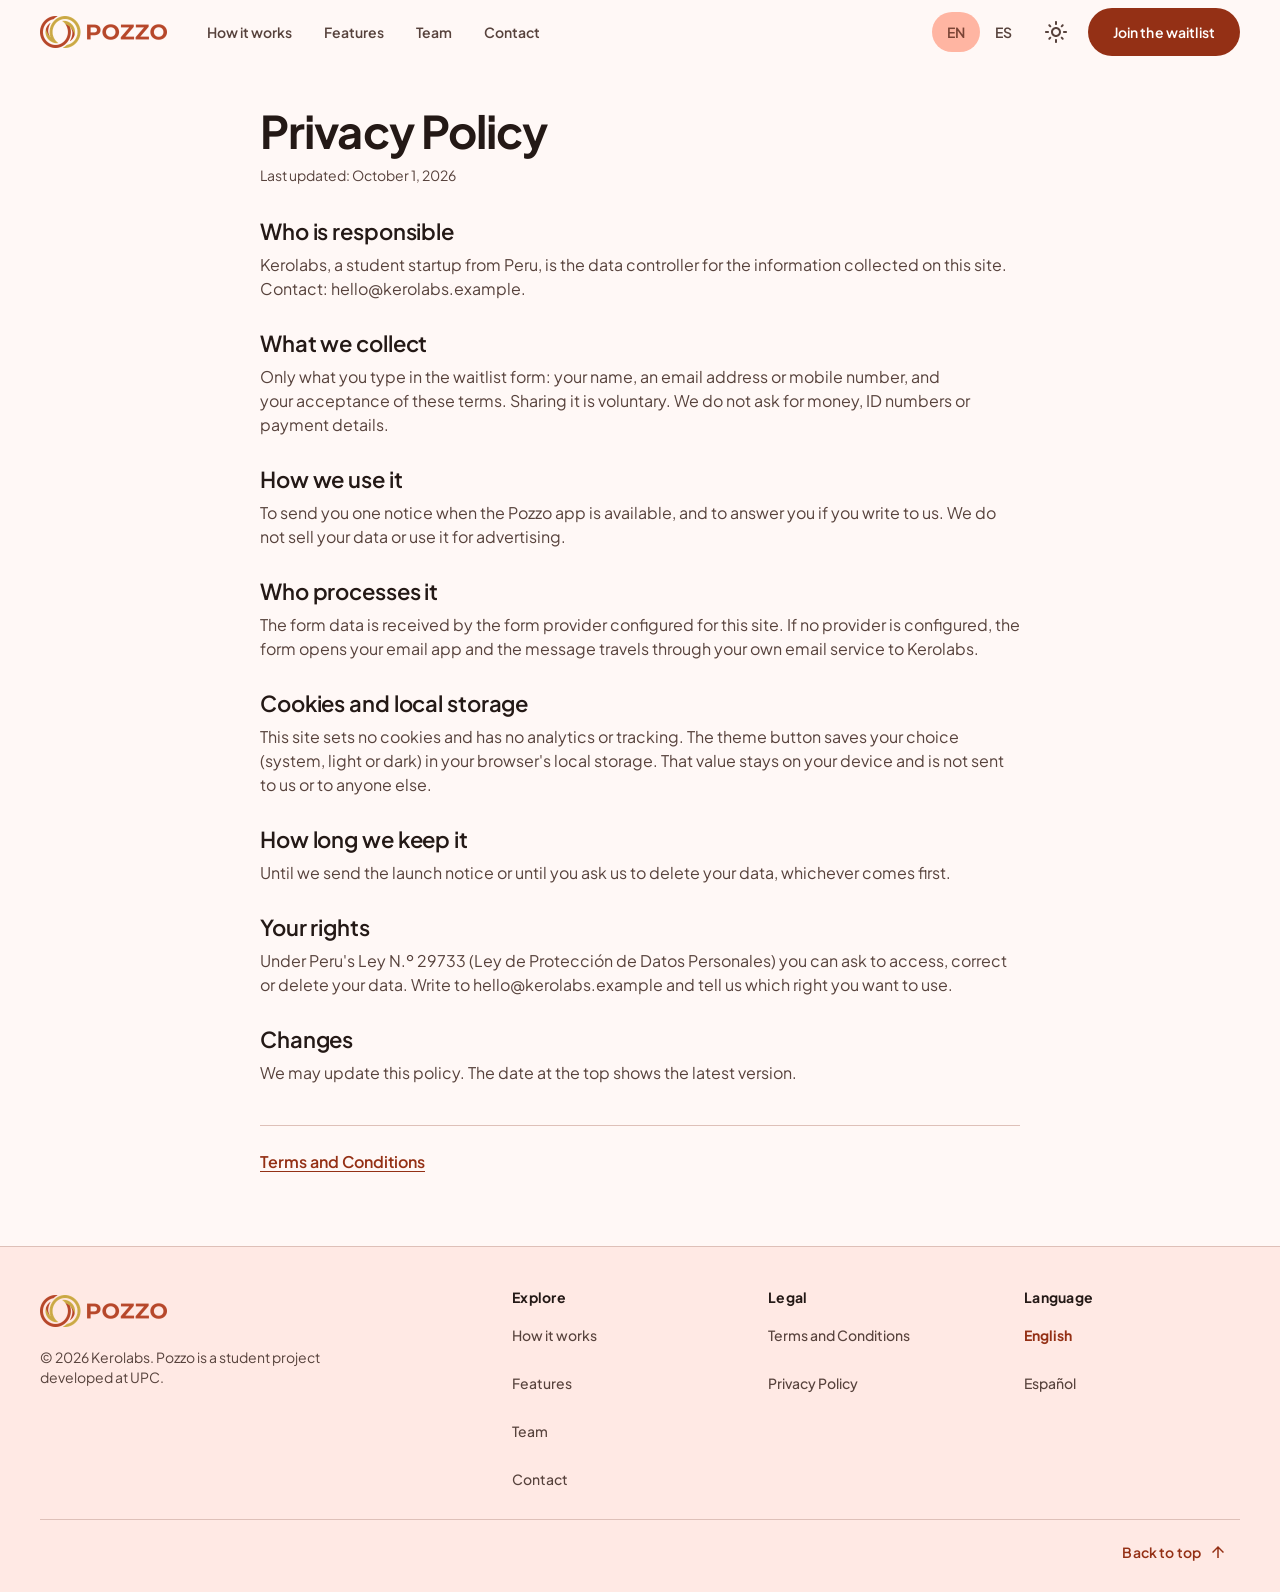
<file: privacy.html>
<!doctype html>
<html lang="en-US">
<head>
  <meta charset="utf-8">
  <meta name="viewport" content="width=device-width, initial-scale=1">
  <title>Privacy Policy | Pozzo</title>
  <meta name="description" content="How Kerolabs handles the name and contact details you share when you join the Pozzo waitlist.">
  <meta name="robots" content="index,follow">
  <meta name="theme-color" content="#FFF8F6" media="(prefers-color-scheme: light)">
  <meta name="theme-color" content="#1B110E" media="(prefers-color-scheme: dark)">
  <link rel="icon" type="image/png" sizes="32x32" href="./assets/img/favicon-32.png?v=3">
  <link rel="shortcut icon" type="image/png" href="./assets/img/favicon-32.png?v=3">
  <link rel="apple-touch-icon" href="./assets/img/apple-touch-icon.png?v=3">
  <link rel="preload" href="./assets/fonts/plus-jakarta-sans-latin-400-normal.woff2" as="font" type="font/woff2" crossorigin>
  <link rel="preload" href="./assets/fonts/plus-jakarta-sans-latin-700-normal.woff2" as="font" type="font/woff2" crossorigin>
  <link rel="stylesheet" href="./assets/css/app.css?v=4">
  <script>
    (() => {
      const root = document.documentElement;
      root.classList.add("js");
      try {
        const savedTheme = localStorage.getItem("pozzo-theme");
        if (savedTheme === "light" || savedTheme === "dark") {
          root.setAttribute("data-theme", savedTheme);
        }
      } catch {}
    })();
  </script>
  <script src="./js/app.js?v=4" defer></script>
</head>
<body data-page="privacy">
  <!-- ====================================================================== -->
  <!-- SVG Icons Sprite                                                       -->
  <!-- ====================================================================== -->
  <svg class="sprite" xmlns="http://www.w3.org/2000/svg" aria-hidden="true" focusable="false">
    <symbol id="i-menu" viewBox="0 0 24 24"><path d="M3 18h18v-2H3v2zm0-5h18v-2H3v2zm0-7v2h18V6H3z"/></symbol>
    <symbol id="i-close" viewBox="0 0 24 24"><path d="M19 6.41 17.59 5 12 10.59 6.41 5 5 6.41 10.59 12 5 17.59 6.41 19 12 13.41 17.59 19 19 17.59 13.41 12z"/></symbol>
    <symbol id="i-light_mode" viewBox="0 0 24 24"><path d="M12 9c1.65 0 3 1.35 3 3s-1.35 3-3 3-3-1.35-3-3 1.35-3 3-3m0-2c-2.76 0-5 2.24-5 5s2.24 5 5 5 5-2.24 5-5-2.24-5-5-5zM2 13h2c.55 0 1-.45 1-1s-.45-1-1-1H2c-.55 0-1 .45-1 1s.45 1 1 1zm18 0h2c.55 0 1-.45 1-1s-.45-1-1-1h-2c-.55 0-1 .45-1 1s.45 1 1 1zM11 2v2c0 .55.45 1 1 1s1-.45 1-1V2c0-.55-.45-1-1-1s-1 .45-1 1zm0 18v2c0 .55.45 1 1 1s1-.45 1-1v-2c0-.55-.45-1-1-1s-1 .45-1 1zM5.99 4.58c-.39-.39-1.03-.39-1.41 0-.39.39-.39 1.03 0 1.41l1.06 1.06c.39.39 1.03.39 1.41 0s.39-1.03 0-1.41L5.99 4.58zm12.37 12.37c-.39-.39-1.03-.39-1.41 0-.39.39-.39 1.03 0 1.41l1.06 1.06c.39.39 1.03.39 1.41 0 .39-.39.39-1.03 0-1.41l-1.06-1.06zm1.06-10.96c.39-.39.39-1.03 0-1.41-.39-.39-1.03-.39-1.41 0l-1.06 1.06c-.39.39-.39 1.03 0 1.41s1.03.39 1.41 0l1.06-1.06zM7.05 18.36c.39-.39.39-1.03 0-1.41-.39-.39-1.03-.39-1.41 0l-1.06 1.06c-.39.39-.39 1.03 0 1.41s1.03.39 1.41 0l1.06-1.06z"/></symbol>
    <symbol id="i-dark-mode" viewBox="0 0 24 24"><path d="M12 3c-4.97 0-9 4.03-9 9s4.03 9 9 9 9-4.03 9-9c0-.46-.04-.92-.1-1.36-.98 1.37-2.58 2.26-4.4 2.26-2.98 0-5.4-2.42-5.4-5.4 0-1.81.89-3.42 2.26-4.4-.44-.06-.9-.1-1.36-.1z"/></symbol>
    <symbol id="i-arrow" viewBox="0 0 24 24"><path d="M12 4l-1.41 1.41L16.17 11H4v2h12.17l-5.58 5.59L12 20l8-8z"/></symbol>
  </svg>
  <a class="skip-link" href="#main" data-i18n="a11y.skip">Skip to content</a>

  <!-- ====================================================================== -->
  <!-- Header / Navigation                                                    -->
  <!-- ====================================================================== -->
  <header class="app-bar" data-app-bar data-scrolled="false">
    <div class="container app-bar__inner">
      <a class="brand" href="./index.html" aria-label="Pozzo">
        <img class="brand__logo brand__logo--light" src="./assets/img/logo-light.png" width="127" height="32" alt="">
        <img class="brand__logo brand__logo--dark" src="./assets/img/logo-dark.png" width="127" height="32" alt="">
      </a>

      <div class="app-bar__menu" id="site-menu" data-menu data-open="false">
        <nav class="primary-nav" data-i18n-aria-label="nav.label" aria-label="Main navigation">
          <ul>
            <li><a href="./index.html#how" data-i18n="nav.how">How it works</a></li>
            <li><a href="./index.html#features" data-i18n="nav.features">Features</a></li>
            <li><a href="./index.html#team" data-i18n="nav.team">Team</a></li>
            <li><a href="./index.html#contact" data-i18n="nav.contact">Contact</a></li>
          </ul>
        </nav>

        <div class="app-bar__tools">
          <div class="lang-switch" role="group" data-i18n-aria-label="nav.language" aria-label="Language">
            <a href="#" data-lang="en" lang="en-US" aria-current="true">EN</a>
            <a href="#" data-lang="es" lang="es-419">ES</a>
          </div>

          <button type="button" class="icon-btn theme-toggle" data-theme-toggle data-state="light" aria-label="Theme">
            <svg class="icon theme-toggle__icon theme-toggle__icon--light" aria-hidden="true"><use href="#i-light_mode"></use></svg>
            <svg class="icon theme-toggle__icon theme-toggle__icon--dark" aria-hidden="true"><use href="#i-dark-mode"></use></svg>
          </button>
        </div>
      </div>

      <a class="btn btn-filled app-bar__cta" href="./index.html#join">
        <span class="cta-full" data-i18n="cta.join">Join the waitlist</span>
        <span class="cta-short" data-i18n="cta.joinShort">Waitlist</span>
      </a>

      <button type="button" class="icon-btn menu-btn" data-menu-toggle aria-expanded="false" aria-controls="site-menu" data-i18n-aria-label="nav.menu" aria-label="Menu">
        <svg class="icon menu-btn__open" aria-hidden="true"><use href="#i-menu"></use></svg>
        <svg class="icon menu-btn__close" aria-hidden="true"><use href="#i-close"></use></svg>
      </button>
    </div>
  </header>

  <!-- ====================================================================== -->
  <!-- Main Content                                                           -->
  <!-- ====================================================================== -->
  <main id="main" tabindex="-1">

    <!-- ==================================================================== -->
    <!-- Privacy Policy Article                                               -->
    <!-- ==================================================================== -->
    <article class="container legal" aria-labelledby="legal-title">
      <h1 id="legal-title" data-i18n="privacy.title">Privacy Policy</h1>

      <p class="legal__updated" data-i18n-template="legal.updated" data-date-en="October 1, 2026" data-date-es="1 de octubre de 2026">
        Last updated: October 1, 2026
      </p>

      <!-- Section 1: Data Controller / Who is responsible -->
      <section class="legal__section" aria-labelledby="privacy-s1">
        <h2 id="privacy-s1" data-i18n="privacy.s1.title">Who is responsible</h2>
        <p data-i18n-template="privacy.s1.text" data-email="hello@kerolabs.example">Kerolabs, a student startup from Peru, is the data controller for the information collected on this site. Contact: hello@kerolabs.example.</p>
      </section>

      <!-- Section 2: Data Collected / What we collect -->
      <section class="legal__section" aria-labelledby="privacy-s2">
        <h2 id="privacy-s2" data-i18n="privacy.s2.title">What we collect</h2>
        <p data-i18n="privacy.s2.text">Only what you type in the waitlist form: your name, an email address or mobile number, and your acceptance of these terms. Sharing it is voluntary. We do not ask for money, ID numbers or payment details.</p>
      </section>

      <!-- Section 3: Purpose of Processing / How we use it -->
      <section class="legal__section" aria-labelledby="privacy-s3">
        <h2 id="privacy-s3" data-i18n="privacy.s3.title">How we use it</h2>
        <p data-i18n="privacy.s3.text">To send you one notice when the Pozzo app is available, and to answer you if you write to us. We do not sell your data or use it for advertising.</p>
      </section>

      <!-- Section 4: Processors & Recipients / Who processes it -->
      <section class="legal__section" aria-labelledby="privacy-s4">
        <h2 id="privacy-s4" data-i18n="privacy.s4.title">Who processes it</h2>
        <p data-i18n="privacy.s4.text">The form data is received by the form provider configured for this site. If no provider is configured, the form opens your email app and the message travels through your own email service to Kerolabs.</p>
      </section>

      <!-- Section 5: Cookies and Local Storage -->
      <section class="legal__section" aria-labelledby="privacy-s5">
        <h2 id="privacy-s5" data-i18n="privacy.s5.title">Cookies and local storage</h2>
        <p data-i18n="privacy.s5.text">This site sets no cookies and has no analytics or tracking. The theme button saves your choice in your browser's local storage. That value stays on your device and is not sent to us or to anyone else.</p>
      </section>

      <!-- Section 6: Data Retention / How long we keep it -->
      <section class="legal__section" aria-labelledby="privacy-s6">
        <h2 id="privacy-s6" data-i18n="privacy.s6.title">How long we keep it</h2>
        <p data-i18n="privacy.s6.text">Until we send the launch notice or until you ask us to delete your data, whichever comes first.</p>
      </section>

      <!-- Section 7: User Rights (ARCO / Ley N.º 29733) -->
      <section class="legal__section" aria-labelledby="privacy-s7">
        <h2 id="privacy-s7" data-i18n="privacy.s7.title">Your rights</h2>
        <p data-i18n-template="privacy.s7.text" data-email="hello@kerolabs.example">Under Peru's Ley N.º 29733 (Ley de Protección de Datos Personales) you can ask to access, correct or delete your data. Write to hello@kerolabs.example and tell us which right you want to use.</p>
      </section>

      <!-- Section 8: Policy Modifications -->
      <section class="legal__section" aria-labelledby="privacy-s8">
        <h2 id="privacy-s8" data-i18n="privacy.s8.title">Changes</h2>
        <p data-i18n="privacy.s8.text">We may update this policy. The date at the top shows the latest version.</p>
      </section>

      <!-- Cross-reference link to Terms and Conditions -->
      <p class="legal__link">
        <a href="./terms.html" data-i18n="footer.terms">Terms and Conditions</a>
      </p>
    </article>
  </main>

  <!-- ====================================================================== -->
  <!-- Footer Section                                                         -->
  <!-- ====================================================================== -->
  <footer class="site-footer">
    <div class="container site-footer__grid">
      <div class="site-footer__brand">
        <a class="brand" href="./index.html" aria-label="Pozzo">
          <img class="brand__logo brand__logo--light" src="./assets/img/logo-light.png" width="127" height="32" alt="">
          <img class="brand__logo brand__logo--dark" src="./assets/img/logo-dark.png" width="127" height="32" alt="">
        </a>

        <p class="site-footer__rights">
          © <span data-year></span> Kerolabs.
          <span data-i18n="footer.rights">Pozzo is a student project developed at UPC.</span>
        </p>
      </div>

      <nav class="footer-nav">
        <p class="footer-nav__title" data-i18n="footer.explore">Explore</p>
        <ul>
          <li><a href="./index.html#how" data-i18n="nav.how">How it works</a></li>
          <li><a href="./index.html#features" data-i18n="nav.features">Features</a></li>
          <li><a href="./index.html#team" data-i18n="nav.team">Team</a></li>
          <li><a href="./index.html#contact" data-i18n="nav.contact">Contact</a></li>
        </ul>
      </nav>

      <nav class="footer-nav">
        <p class="footer-nav__title" data-i18n="footer.legal">Legal</p>
        <ul>
          <li><a href="./terms.html" data-i18n="footer.terms">Terms and Conditions</a></li>
          <li><a href="./privacy.html" data-i18n="footer.privacy">Privacy Policy</a></li>
        </ul>
      </nav>

      <div class="footer-nav footer-nav--wide" role="group" data-i18n-aria-label="nav.language" aria-label="Language">
        <p class="footer-nav__title" data-i18n="nav.language">Language</p>
        <ul>
          <li><a href="#" data-lang="en" lang="en-US" data-i18n="nav.language.en">English</a></li>
          <li><a href="#" data-lang="es" lang="es-419" data-i18n="nav.language.es">Español</a></li>
        </ul>
      </div>
    </div>

    <div class="container">
      <div class="site-footer__bottom">
        <a class="btn btn-text" href="#top">
          <span data-i18n="footer.top">Back to top</span>
          <svg class="icon icon--up" aria-hidden="true"><use href="#i-arrow"></use></svg>
        </a>
      </div>
    </div>
  </footer>

</body>
</html>
</file>
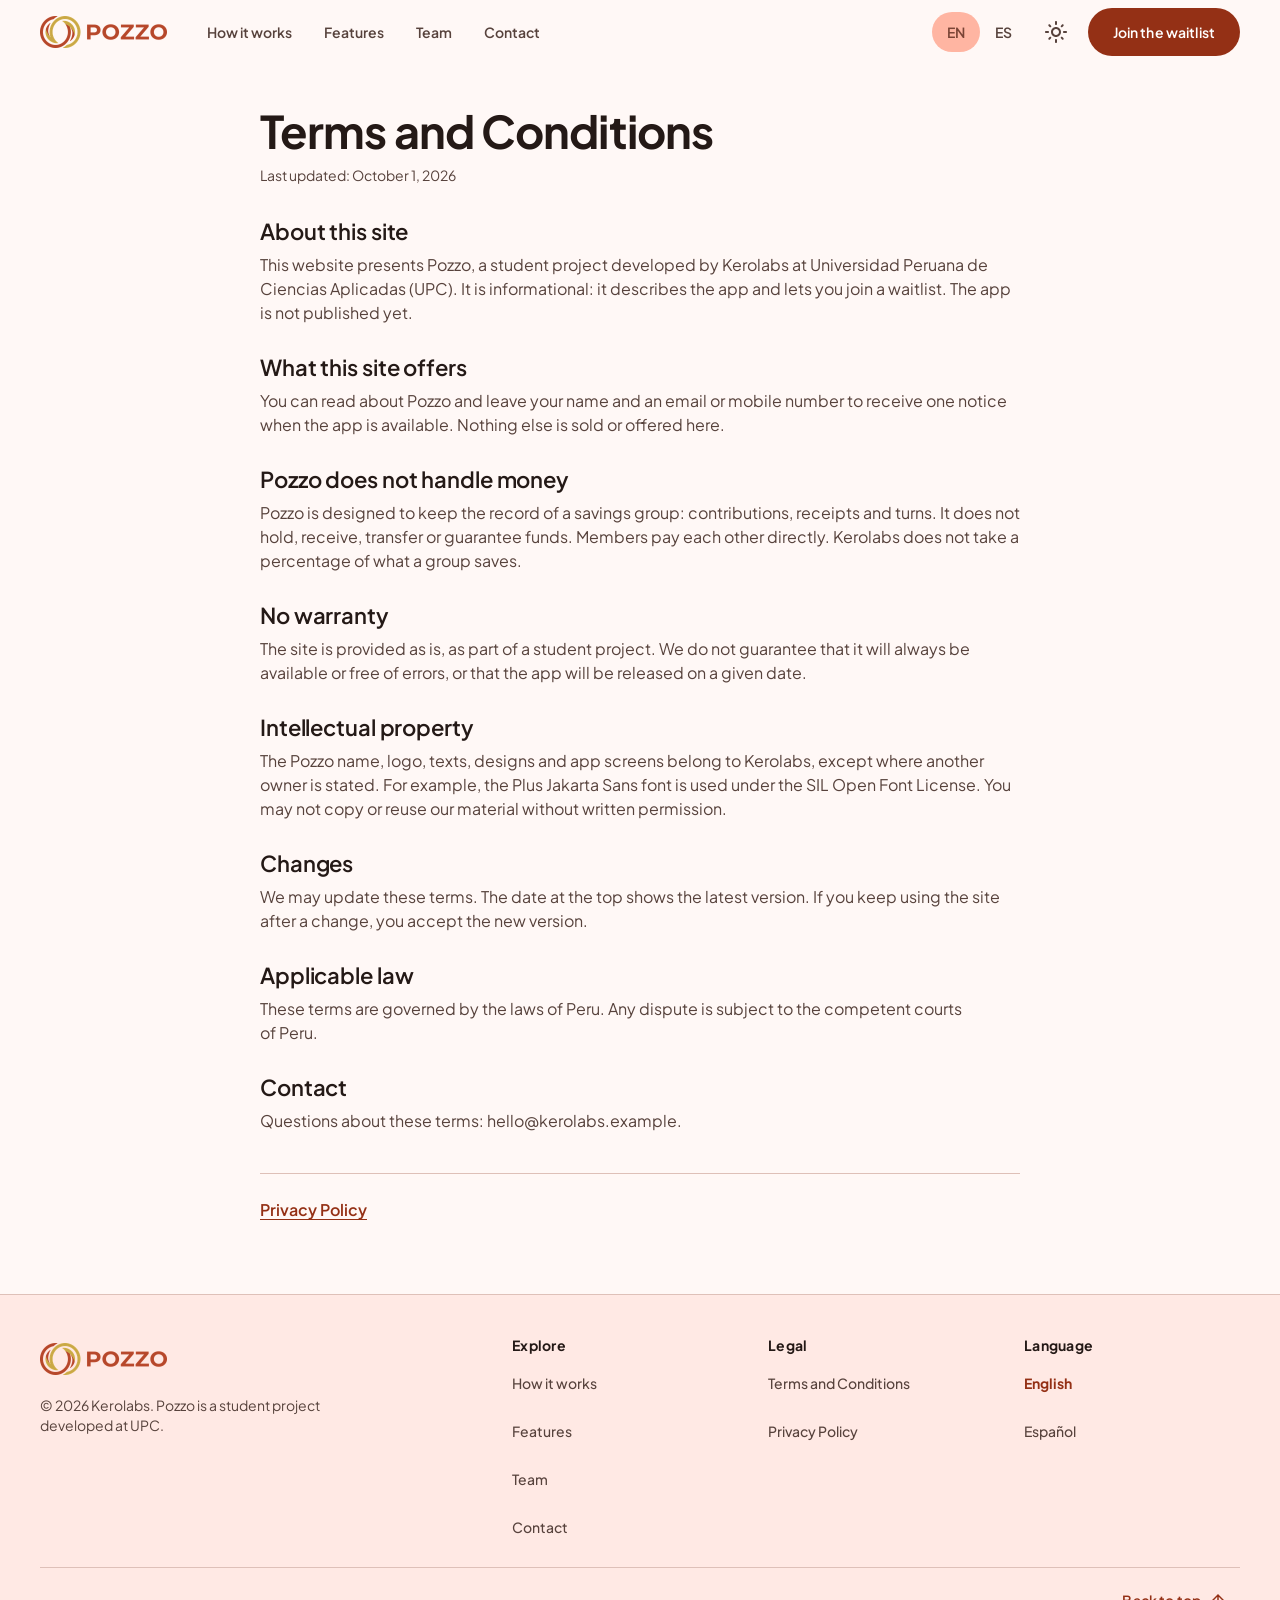
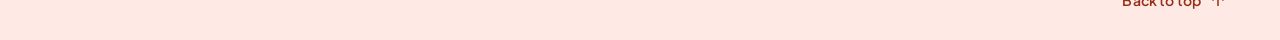
<file: terms.html>
<!doctype html>
<html lang="en-US">
<head>
  <meta charset="utf-8">
  <meta name="viewport" content="width=device-width, initial-scale=1">
  <title>Terms and Conditions | Pozzo</title>
  <meta name="description" content="Terms and conditions for the Pozzo website and waitlist.">
  <meta name="robots" content="index,follow">
  <meta name="theme-color" content="#FFF8F6" media="(prefers-color-scheme: light)">
  <meta name="theme-color" content="#1B110E" media="(prefers-color-scheme: dark)">
  <link rel="icon" type="image/png" sizes="32x32" href="./assets/img/favicon-32.png?v=3">
  <link rel="shortcut icon" type="image/png" href="./assets/img/favicon-32.png?v=3">
  <link rel="apple-touch-icon" href="./assets/img/apple-touch-icon.png?v=3">
  <link rel="preload" href="./assets/fonts/plus-jakarta-sans-latin-400-normal.woff2" as="font" type="font/woff2" crossorigin>
  <link rel="preload" href="./assets/fonts/plus-jakarta-sans-latin-700-normal.woff2" as="font" type="font/woff2" crossorigin>
  <link rel="stylesheet" href="./assets/css/app.css?v=4">
  <script>
    (() => {
      const root = document.documentElement;
      root.classList.add("js");
      try {
        const savedTheme = localStorage.getItem("pozzo-theme");
        if (savedTheme === "light" || savedTheme === "dark") {
          root.setAttribute("data-theme", savedTheme);
        }
      } catch {}
    })();
  </script>
  <script src="./js/app.js?v=4" defer></script>
</head>
<body data-page="terms">
  <!-- ====================================================================== -->
  <!-- SVG Icons Sprite                                                       -->
  <!-- ====================================================================== -->
  <svg class="sprite" xmlns="http://www.w3.org/2000/svg" aria-hidden="true" focusable="false">
    <symbol id="i-menu" viewBox="0 0 24 24"><path d="M3 18h18v-2H3v2zm0-5h18v-2H3v2zm0-7v2h18V6H3z"/></symbol>
    <symbol id="i-close" viewBox="0 0 24 24"><path d="M19 6.41 17.59 5 12 10.59 6.41 5 5 6.41 10.59 12 5 17.59 6.41 19 12 13.41 17.59 19 19 17.59 13.41 12z"/></symbol>
    <symbol id="i-light_mode" viewBox="0 0 24 24"><path d="M12 9c1.65 0 3 1.35 3 3s-1.35 3-3 3-3-1.35-3-3 1.35-3 3-3m0-2c-2.76 0-5 2.24-5 5s2.24 5 5 5 5-2.24 5-5-2.24-5-5-5zM2 13h2c.55 0 1-.45 1-1s-.45-1-1-1H2c-.55 0-1 .45-1 1s.45 1 1 1zm18 0h2c.55 0 1-.45 1-1s-.45-1-1-1h-2c-.55 0-1 .45-1 1s.45 1 1 1zM11 2v2c0 .55.45 1 1 1s1-.45 1-1V2c0-.55-.45-1-1-1s-1 .45-1 1zm0 18v2c0 .55.45 1 1 1s1-.45 1-1v-2c0-.55-.45-1-1-1s-1 .45-1 1zM5.99 4.58c-.39-.39-1.03-.39-1.41 0-.39.39-.39 1.03 0 1.41l1.06 1.06c.39.39 1.03.39 1.41 0s.39-1.03 0-1.41L5.99 4.58zm12.37 12.37c-.39-.39-1.03-.39-1.41 0-.39.39-.39 1.03 0 1.41l1.06 1.06c.39.39 1.03.39 1.41 0 .39-.39.39-1.03 0-1.41l-1.06-1.06zm1.06-10.96c.39-.39.39-1.03 0-1.41-.39-.39-1.03-.39-1.41 0l-1.06 1.06c-.39.39-.39 1.03 0 1.41s1.03.39 1.41 0l1.06-1.06zM7.05 18.36c.39-.39.39-1.03 0-1.41-.39-.39-1.03-.39-1.41 0l-1.06 1.06c-.39.39-.39 1.03 0 1.41s1.03.39 1.41 0l1.06-1.06z"/></symbol>
    <symbol id="i-dark-mode" viewBox="0 0 24 24"><path d="M12 3c-4.97 0-9 4.03-9 9s4.03 9 9 9 9-4.03 9-9c0-.46-.04-.92-.1-1.36-.98 1.37-2.58 2.26-4.4 2.26-2.98 0-5.4-2.42-5.4-5.4 0-1.81.89-3.42 2.26-4.4-.44-.06-.9-.1-1.36-.1z"/></symbol>
    <symbol id="i-arrow" viewBox="0 0 24 24"><path d="M12 4l-1.41 1.41L16.17 11H4v2h12.17l-5.58 5.59L12 20l8-8z"/></symbol>
  </svg>
  <a class="skip-link" href="#main" data-i18n="a11y.skip">Skip to content</a>

  <!-- ====================================================================== -->
  <!-- Header / Navigation                                                    -->
  <!-- ====================================================================== -->
  <header class="app-bar" data-app-bar data-scrolled="false">
    <div class="container app-bar__inner">
      <a class="brand" href="./index.html" aria-label="Pozzo">
        <img class="brand__logo brand__logo--light" src="./assets/img/logo-light.png" width="127" height="32" alt="">
        <img class="brand__logo brand__logo--dark" src="./assets/img/logo-dark.png" width="127" height="32" alt="">
      </a>

      <div class="app-bar__menu" id="site-menu" data-menu data-open="false">
        <nav class="primary-nav" data-i18n-aria-label="nav.label" aria-label="Main navigation">
          <ul>
            <li><a href="./index.html#how" data-i18n="nav.how">How it works</a></li>
            <li><a href="./index.html#features" data-i18n="nav.features">Features</a></li>
            <li><a href="./index.html#team" data-i18n="nav.team">Team</a></li>
            <li><a href="./index.html#contact" data-i18n="nav.contact">Contact</a></li>
          </ul>
        </nav>

        <div class="app-bar__tools">
          <div class="lang-switch" role="group" data-i18n-aria-label="nav.language" aria-label="Language">
            <a href="#" data-lang="en" lang="en-US" aria-current="true">EN</a>
            <a href="#" data-lang="es" lang="es-419">ES</a>
          </div>

          <button type="button" class="icon-btn theme-toggle" data-theme-toggle data-state="light" aria-label="Theme">
            <svg class="icon theme-toggle__icon theme-toggle__icon--light" aria-hidden="true"><use href="#i-light_mode"></use></svg>
            <svg class="icon theme-toggle__icon theme-toggle__icon--dark" aria-hidden="true"><use href="#i-dark-mode"></use></svg>
          </button>
        </div>
      </div>

      <a class="btn btn-filled app-bar__cta" href="./index.html#join">
        <span class="cta-full" data-i18n="cta.join">Join the waitlist</span>
        <span class="cta-short" data-i18n="cta.joinShort">Waitlist</span>
      </a>

      <button type="button" class="icon-btn menu-btn" data-menu-toggle aria-expanded="false" aria-controls="site-menu" data-i18n-aria-label="nav.menu" aria-label="Menu">
        <svg class="icon menu-btn__open" aria-hidden="true"><use href="#i-menu"></use></svg>
        <svg class="icon menu-btn__close" aria-hidden="true"><use href="#i-close"></use></svg>
      </button>
    </div>
  </header>

  <!-- ====================================================================== -->
  <!-- Main Content                                                           -->
  <!-- ====================================================================== -->
  <main id="main" tabindex="-1">

    <!-- ==================================================================== -->
    <!-- Terms and Conditions Article                                         -->
    <!-- ==================================================================== -->
    <article class="container legal" aria-labelledby="legal-title">
      <h1 id="legal-title" data-i18n="terms.title">Terms and Conditions</h1>

      <p class="legal__updated" data-i18n-template="legal.updated" data-date-en="October 1, 2026" data-date-es="1 de octubre de 2026">
        Last updated: October 1, 2026
      </p>

      <!-- Section 1: General Information / About this site -->
      <section class="legal__section" aria-labelledby="terms-s1">
        <h2 id="terms-s1" data-i18n="terms.s1.title">About this site</h2>
        <p data-i18n="terms.s1.text">This website presents Pozzo, a student project developed by Kerolabs at Universidad Peruana de Ciencias Aplicadas (UPC). It is informational: it describes the app and lets you join a waitlist. The app is not published yet.</p>
      </section>

      <!-- Section 2: Services / What this site offers -->
      <section class="legal__section" aria-labelledby="terms-s2">
        <h2 id="terms-s2" data-i18n="terms.s2.title">What this site offers</h2>
        <p data-i18n="terms.s2.text">You can read about Pozzo and leave your name and an email or mobile number to receive one notice when the app is available. Nothing else is sold or offered here.</p>
      </section>

      <!-- Section 3: Financial Disclaimer / Pozzo does not handle money -->
      <section class="legal__section" aria-labelledby="terms-s3">
        <h2 id="terms-s3" data-i18n="terms.s3.title">Pozzo does not handle money</h2>
        <p data-i18n="terms.s3.text">Pozzo is designed to keep the record of a savings group: contributions, receipts and turns. It does not hold, receive, transfer or guarantee funds. Members pay each other directly. Kerolabs does not take a percentage of what a group saves.</p>
      </section>

      <!-- Section 4: Warranty Disclaimer / No warranty -->
      <section class="legal__section" aria-labelledby="terms-s4">
        <h2 id="terms-s4" data-i18n="terms.s4.title">No warranty</h2>
        <p data-i18n="terms.s4.text">The site is provided as is, as part of a student project. We do not guarantee that it will always be available or free of errors, or that the app will be released on a given date.</p>
      </section>

      <!-- Section 5: Intellectual Property -->
      <section class="legal__section" aria-labelledby="terms-s5">
        <h2 id="terms-s5" data-i18n="terms.s5.title">Intellectual property</h2>
        <p data-i18n="terms.s5.text">The Pozzo name, logo, texts, designs and app screens belong to Kerolabs, except where another owner is stated. For example, the Plus Jakarta Sans font is used under the SIL Open Font License. You may not copy or reuse our material without written permission.</p>
      </section>

      <!-- Section 6: Modification of Terms -->
      <section class="legal__section" aria-labelledby="terms-s6">
        <h2 id="terms-s6" data-i18n="terms.s6.title">Changes</h2>
        <p data-i18n="terms.s6.text">We may update these terms. The date at the top shows the latest version. If you keep using the site after a change, you accept the new version.</p>
      </section>

      <!-- Section 7: Governing Law and Jurisdiction -->
      <section class="legal__section" aria-labelledby="terms-s7">
        <h2 id="terms-s7" data-i18n="terms.s7.title">Applicable law</h2>
        <p data-i18n="terms.s7.text">These terms are governed by the laws of Peru. Any dispute is subject to the competent courts of Peru.</p>
      </section>

      <!-- Section 8: Contact Information -->
      <section class="legal__section" aria-labelledby="terms-s8">
        <h2 id="terms-s8" data-i18n="terms.s8.title">Contact</h2>
        <p data-i18n-template="terms.s8.text" data-email="hello@kerolabs.example">Questions about these terms: hello@kerolabs.example.</p>
      </section>

      <!-- Cross-reference link to Privacy Policy -->
      <p class="legal__link">
        <a href="./privacy.html" data-i18n="footer.privacy">Privacy Policy</a>
      </p>
    </article>
  </main>

  <!-- ====================================================================== -->
  <!-- Footer Section                                                         -->
  <!-- ====================================================================== -->
  <footer class="site-footer">
    <div class="container site-footer__grid">
      <div class="site-footer__brand">
        <a class="brand" href="./index.html" aria-label="Pozzo">
          <img class="brand__logo brand__logo--light" src="./assets/img/logo-light.png" width="127" height="32" alt="">
          <img class="brand__logo brand__logo--dark" src="./assets/img/logo-dark.png" width="127" height="32" alt="">
        </a>

        <p class="site-footer__rights">
          © <span data-year></span> Kerolabs.
          <span data-i18n="footer.rights">Pozzo is a student project developed at UPC.</span>
        </p>
      </div>

      <nav class="footer-nav">
        <p class="footer-nav__title" data-i18n="footer.explore">Explore</p>
        <ul>
          <li><a href="./index.html#how" data-i18n="nav.how">How it works</a></li>
          <li><a href="./index.html#features" data-i18n="nav.features">Features</a></li>
          <li><a href="./index.html#team" data-i18n="nav.team">Team</a></li>
          <li><a href="./index.html#contact" data-i18n="nav.contact">Contact</a></li>
        </ul>
      </nav>

      <nav class="footer-nav">
        <p class="footer-nav__title" data-i18n="footer.legal">Legal</p>
        <ul>
          <li><a href="./terms.html" data-i18n="footer.terms">Terms and Conditions</a></li>
          <li><a href="./privacy.html" data-i18n="footer.privacy">Privacy Policy</a></li>
        </ul>
      </nav>

      <div class="footer-nav footer-nav--wide" role="group" data-i18n-aria-label="nav.language" aria-label="Language">
        <p class="footer-nav__title" data-i18n="nav.language">Language</p>
        <ul>
          <li><a href="#" data-lang="en" lang="en-US" data-i18n="nav.language.en">English</a></li>
          <li><a href="#" data-lang="es" lang="es-419" data-i18n="nav.language.es">Español</a></li>
        </ul>
      </div>
    </div>

    <div class="container">
      <div class="site-footer__bottom">
        <a class="btn btn-text" href="#top">
          <span data-i18n="footer.top">Back to top</span>
          <svg class="icon icon--up" aria-hidden="true"><use href="#i-arrow"></use></svg>
        </a>
      </div>
    </div>
  </footer>

</body>
</html>
</file>
<file: assets/css/app.css>
:root {
  color-scheme: light;
  --md-primary: #943015;
  --md-on-primary: #FFFFFF;
  --md-primary-container: #B5472A;
  --md-on-primary-container: #FFE7E1;
  --md-secondary: #884F40;
  --md-on-secondary: #FFFFFF;
  --md-secondary-container: #FFB5A2;
  --md-on-secondary-container: #7A4436;
  --md-tertiary: #745B00;
  --md-on-tertiary: #FFFFFF;
  --md-tertiary-container: #C9A845;
  --md-on-tertiary-container: #4F3D00;
  --md-error: #BA1A1A;
  --md-on-error: #FFFFFF;
  --md-error-container: #FFDAD6;
  --md-on-error-container: #93000A;
  --md-background: #FFF8F6;
  --md-on-background: #241916;
  --md-surface: #FFF8F6;
  --md-on-surface: #241916;
  --md-surface-variant: #FCDCD4;
  --md-on-surface-variant: #57423C;
  --md-outline: #8B716B;
  --md-outline-variant: #DEC0B8;
  --md-surface-container-lowest: #FFFFFF;
  --md-surface-container-low: #FFF1ED;
  --md-surface-container: #FFE9E4;
  --md-surface-container-high: #F9E3DE;
  --md-surface-container-highest: #F3DED9;
  --md-inverse-surface: #3A2D2A;
  --md-inverse-on-surface: #FFEDE9;
  --md-inverse-primary: #FFB4A1;
  --md-scrim: #000000;
  --md-success: #426900;
  --md-on-success: #FFFFFF;
  --md-success-container: #C2F280;
  --md-on-success-container: #112000;
  --md-warning: #974806;
  --md-on-warning: #FFFFFF;
  --md-warning-container: #FFDBC8;
  --md-on-warning-container: #321300;
}
@media (prefers-color-scheme: dark) {
  :root:not([data-theme="light"]) {
    color-scheme: dark;
    --md-primary: #FFB4A1;
    --md-on-primary: #611300;
    --md-primary-container: #B5472A;
    --md-on-primary-container: #FFE7E1;
    --md-secondary: #FFB5A2;
    --md-on-secondary: #512317;
    --md-secondary-container: #6C382B;
    --md-on-secondary-container: #EBA491;
    --md-tertiary: #E6C35D;
    --md-on-tertiary: #3D2F00;
    --md-tertiary-container: #C9A845;
    --md-on-tertiary-container: #4F3D00;
    --md-error: #FFB4AB;
    --md-on-error: #690005;
    --md-error-container: #93000A;
    --md-on-error-container: #FFDAD6;
    --md-background: #1B110E;
    --md-on-background: #F3DED9;
    --md-surface: #1B110E;
    --md-on-surface: #F3DED9;
    --md-surface-variant: #57423C;
    --md-on-surface-variant: #DEC0B8;
    --md-outline: #A68B84;
    --md-outline-variant: #57423C;
    --md-surface-container-lowest: #160C09;
    --md-surface-container-low: #241916;
    --md-surface-container: #281D1A;
    --md-surface-container-high: #332724;
    --md-surface-container-highest: #3F322F;
    --md-inverse-surface: #F3DED9;
    --md-inverse-on-surface: #3A2D2A;
    --md-inverse-primary: #A53B1F;
    --md-scrim: #000000;
    --md-success: #A7D567;
    --md-on-success: #203600;
    --md-success-container: #314F00;
    --md-on-success-container: #C2F280;
    --md-warning: #FFB68A;
    --md-on-warning: #522300;
    --md-warning-container: #743400;
    --md-on-warning-container: #FFDBC8;
  }
}
:root[data-theme="dark"] {
  color-scheme: dark;
  --md-primary: #FFB4A1;
  --md-on-primary: #611300;
  --md-primary-container: #B5472A;
  --md-on-primary-container: #FFE7E1;
  --md-secondary: #FFB5A2;
  --md-on-secondary: #512317;
  --md-secondary-container: #6C382B;
  --md-on-secondary-container: #EBA491;
  --md-tertiary: #E6C35D;
  --md-on-tertiary: #3D2F00;
  --md-tertiary-container: #C9A845;
  --md-on-tertiary-container: #4F3D00;
  --md-error: #FFB4AB;
  --md-on-error: #690005;
  --md-error-container: #93000A;
  --md-on-error-container: #FFDAD6;
  --md-background: #1B110E;
  --md-on-background: #F3DED9;
  --md-surface: #1B110E;
  --md-on-surface: #F3DED9;
  --md-surface-variant: #57423C;
  --md-on-surface-variant: #DEC0B8;
  --md-outline: #A68B84;
  --md-outline-variant: #57423C;
  --md-surface-container-lowest: #160C09;
  --md-surface-container-low: #241916;
  --md-surface-container: #281D1A;
  --md-surface-container-high: #332724;
  --md-surface-container-highest: #3F322F;
  --md-inverse-surface: #F3DED9;
  --md-inverse-on-surface: #3A2D2A;
  --md-inverse-primary: #A53B1F;
  --md-scrim: #000000;
  --md-success: #A7D567;
  --md-on-success: #203600;
  --md-success-container: #314F00;
  --md-on-success-container: #C2F280;
  --md-warning: #FFB68A;
  --md-on-warning: #522300;
  --md-warning-container: #743400;
  --md-on-warning-container: #FFDBC8;
}


/* ---------- Fonts ---------- */
@font-face { font-family: "Plus Jakarta Sans"; font-style: normal; font-weight: 400; font-display: swap; src: url("../fonts/plus-jakarta-sans-latin-ext-400-normal.woff2") format("woff2"); unicode-range: U+0100-02BA, U+02BD-02C5, U+02C7-02CC, U+02CE-02D7, U+02DD-02FF, U+0304, U+0308, U+0329, U+1D00-1DBF, U+1E00-1E9F, U+1EF2-1EFF, U+2020, U+20A0-20AB, U+20AD-20C0, U+2113, U+2C60-2C7F, U+A720-A7FF; }
@font-face { font-family: "Plus Jakarta Sans"; font-style: normal; font-weight: 400; font-display: swap; src: url("../fonts/plus-jakarta-sans-latin-400-normal.woff2") format("woff2"); unicode-range: U+0000-00FF, U+0131, U+0152-0153, U+02BB-02BC, U+02C6, U+02DA, U+02DC, U+0304, U+0308, U+0329, U+2000-206F, U+20AC, U+2122, U+2191, U+2193, U+2212, U+2215, U+FEFF, U+FFFD; }
@font-face { font-family: "Plus Jakarta Sans"; font-style: normal; font-weight: 500; font-display: swap; src: url("../fonts/plus-jakarta-sans-latin-ext-500-normal.woff2") format("woff2"); unicode-range: U+0100-02BA, U+02BD-02C5, U+02C7-02CC, U+02CE-02D7, U+02DD-02FF, U+0304, U+0308, U+0329, U+1D00-1DBF, U+1E00-1E9F, U+1EF2-1EFF, U+2020, U+20A0-20AB, U+20AD-20C0, U+2113, U+2C60-2C7F, U+A720-A7FF; }
@font-face { font-family: "Plus Jakarta Sans"; font-style: normal; font-weight: 500; font-display: swap; src: url("../fonts/plus-jakarta-sans-latin-500-normal.woff2") format("woff2"); unicode-range: U+0000-00FF, U+0131, U+0152-0153, U+02BB-02BC, U+02C6, U+02DA, U+02DC, U+0304, U+0308, U+0329, U+2000-206F, U+20AC, U+2122, U+2191, U+2193, U+2212, U+2215, U+FEFF, U+FFFD; }
@font-face { font-family: "Plus Jakarta Sans"; font-style: normal; font-weight: 600; font-display: swap; src: url("../fonts/plus-jakarta-sans-latin-ext-600-normal.woff2") format("woff2"); unicode-range: U+0100-02BA, U+02BD-02C5, U+02C7-02CC, U+02CE-02D7, U+02DD-02FF, U+0304, U+0308, U+0329, U+1D00-1DBF, U+1E00-1E9F, U+1EF2-1EFF, U+2020, U+20A0-20AB, U+20AD-20C0, U+2113, U+2C60-2C7F, U+A720-A7FF; }
@font-face { font-family: "Plus Jakarta Sans"; font-style: normal; font-weight: 600; font-display: swap; src: url("../fonts/plus-jakarta-sans-latin-600-normal.woff2") format("woff2"); unicode-range: U+0000-00FF, U+0131, U+0152-0153, U+02BB-02BC, U+02C6, U+02DA, U+02DC, U+0304, U+0308, U+0329, U+2000-206F, U+20AC, U+2122, U+2191, U+2193, U+2212, U+2215, U+FEFF, U+FFFD; }
@font-face { font-family: "Plus Jakarta Sans"; font-style: normal; font-weight: 700; font-display: swap; src: url("../fonts/plus-jakarta-sans-latin-ext-700-normal.woff2") format("woff2"); unicode-range: U+0100-02BA, U+02BD-02C5, U+02C7-02CC, U+02CE-02D7, U+02DD-02FF, U+0304, U+0308, U+0329, U+1D00-1DBF, U+1E00-1E9F, U+1EF2-1EFF, U+2020, U+20A0-20AB, U+20AD-20C0, U+2113, U+2C60-2C7F, U+A720-A7FF; }
@font-face { font-family: "Plus Jakarta Sans"; font-style: normal; font-weight: 700; font-display: swap; src: url("../fonts/plus-jakarta-sans-latin-700-normal.woff2") format("woff2"); unicode-range: U+0000-00FF, U+0131, U+0152-0153, U+02BB-02BC, U+02C6, U+02DA, U+02DC, U+0304, U+0308, U+0329, U+2000-206F, U+20AC, U+2122, U+2191, U+2193, U+2212, U+2215, U+FEFF, U+FFFD; }

/* ---------- Design constants ---------- */
:root {
  --font: "Plus Jakarta Sans", system-ui, -apple-system, "Segoe UI", Roboto, "Helvetica Neue", Arial, sans-serif;

  --shape-xs: 4px;
  --shape-sm: 8px;
  --shape-md: 12px;
  --shape-lg: 16px;
  --shape-xl: 28px;
  --shape-full: 999px;

  --elev-0: none;
  --elev-1: 0 1px 2px rgb(var(--shadow-rgb) / 0.2), 0 1px 3px 1px rgb(var(--shadow-rgb) / 0.1);
  --elev-2: 0 1px 2px rgb(var(--shadow-rgb) / 0.2), 0 2px 6px 2px rgb(var(--shadow-rgb) / 0.1);
  --elev-3: 0 1px 3px rgb(var(--shadow-rgb) / 0.2), 0 4px 8px 3px rgb(var(--shadow-rgb) / 0.1);
  --elev-phone: 0 28px 48px -16px rgb(var(--shadow-rgb) / 0.4), 0 10px 20px -8px rgb(var(--shadow-rgb) / 0.22);

  --state-hover: 0.08;
  --state-focus: 0.12;
  --state-pressed: 0.12;

  --ease: cubic-bezier(0.2, 0, 0, 1);
  --dur-1: 200ms;
  --dur-2: 300ms;

  --gutter: 16px;
  --bar-h: 56px;

  --shadow-rgb: 70 30 18;
  --phone-bezel: #211815;
  --phone-ring: rgb(36 25 22 / 0.45);
  --check-mark: url("data:image/svg+xml,%3Csvg xmlns='http://www.w3.org/2000/svg' viewBox='0 0 24 24'%3E%3Cpath fill='%23FFFFFF' d='M9 16.2 4.8 12l-1.4 1.4L9 19 21 7l-1.4-1.4z'/%3E%3C/svg%3E");
}
@media (prefers-color-scheme: dark) {
  :root:not([data-theme="light"]) {
    --shadow-rgb: 0 0 0;
    --phone-ring: rgb(243 222 217 / 0.18);
    --check-mark: url("data:image/svg+xml,%3Csvg xmlns='http://www.w3.org/2000/svg' viewBox='0 0 24 24'%3E%3Cpath fill='%23611300' d='M9 16.2 4.8 12l-1.4 1.4L9 19 21 7l-1.4-1.4z'/%3E%3C/svg%3E");
  }
}
:root[data-theme="dark"] {
  --shadow-rgb: 0 0 0;
  --phone-ring: rgb(243 222 217 / 0.18);
  --check-mark: url("data:image/svg+xml,%3Csvg xmlns='http://www.w3.org/2000/svg' viewBox='0 0 24 24'%3E%3Cpath fill='%23611300' d='M9 16.2 4.8 12l-1.4 1.4L9 19 21 7l-1.4-1.4z'/%3E%3C/svg%3E");
}
@media (min-width: 37.5em) { :root { --gutter: 24px; --bar-h: 64px; } }
@media (min-width: 52.5em) { :root { --gutter: 32px; } }

*, *::before, *::after { box-sizing: border-box; }
[hidden] { display: none !important; }
html { scroll-padding-top: calc(var(--bar-h) + 16px); -webkit-text-size-adjust: 100%; text-size-adjust: 100%; }
body {
  position: relative;
  margin: 0;
  background: var(--md-surface);
  color: var(--md-on-surface);
  font: 400 1rem/1.5rem var(--font);
  -webkit-font-smoothing: antialiased;
  -moz-osx-font-smoothing: grayscale;
  overflow-wrap: break-word;
}
img, svg, picture { max-width: 100%; }
h1, h2, h3, p, ul, ol, figure { margin: 0; }
h1, h2, h3 { text-wrap: balance; }
p, li { text-wrap: pretty; }
ul, ol { padding: 0; list-style: none; }
a { color: var(--md-primary); text-underline-offset: 3px; text-decoration-thickness: 1px; }
a:hover { text-decoration-thickness: 2px; }
:focus-visible { outline: 3px solid var(--md-primary); outline-offset: 2px; }
main:focus { outline: none; }
[tabindex="-1"]:focus { outline: none; }
.sprite { position: absolute; width: 0; height: 0; overflow: hidden; }
.icon { width: 24px; height: 24px; flex: none; fill: currentColor; }
.icon--up { transform: rotate(-90deg); }
.sr-only { position: absolute; width: 1px; height: 1px; margin: -1px; padding: 0; overflow: hidden; clip: rect(0 0 0 0); white-space: nowrap; border: 0; }
.hp { position: absolute; left: -10000px; top: auto; width: 1px; height: 1px; overflow: hidden; }
.scroll-sentinel { position: absolute; top: 0; left: 0; width: 1px; height: 8px; pointer-events: none; }

/* Dark app screens swap in when the dark theme is active. */
.phone__screen { display: block; }
.phone__screen.img-dark { display: none; }
@media (prefers-color-scheme: dark) {
  :root:not([data-theme="light"]) .phone__screen.img-light { display: none; }
  :root:not([data-theme="light"]) .phone__screen.img-dark { display: block; }
}
:root[data-theme="dark"] .phone__screen.img-light { display: none; }
:root[data-theme="dark"] .phone__screen.img-dark { display: block; }

/* ---------- Typography  ---------- */
h1, h2, h3, .callout__title, .btn { overflow-wrap: anywhere; hyphens: auto; }
.display, h1 {
  font-size: clamp(2.125rem, 1.55rem + 1.72vw, 2.8125rem);
  line-height: 1.16;
  font-weight: 700;
  letter-spacing: -0.02em;
}
h2 { font-size: 1.75rem; line-height: 2.25rem; font-weight: 700; letter-spacing: -0.015em; }
h3 { font-size: 1.375rem; line-height: 1.75rem; font-weight: 600; letter-spacing: -0.005em; }
@media (min-width: 37.5em) { h2 { font-size: 2rem; line-height: 2.5rem; } }

/* ---------- Layout ---------- */
.container { width: 100%; max-width: calc(1200px + 2 * var(--gutter)); margin-inline: auto; padding-inline: var(--gutter); }
.section { padding-block: 48px; scroll-margin-top: var(--bar-h); }
.section--tint { background: var(--md-surface-container-low); }
@media (min-width: 37.5em) { .section { padding-block: 64px; } }
.section-head { display: grid; gap: 8px; margin-bottom: 32px; max-width: 46rem; }
.section-head__intro { color: var(--md-on-surface-variant); }
.section-head__note { display: flex; align-items: center; gap: 8px; font-size: 0.875rem; line-height: 1.25rem; }
.section-head__note .icon { width: 18px; height: 18px; }
.section-cta { display: flex; justify-content: center; margin-top: 40px; }
.section-cta--start { justify-content: flex-start; margin-top: 32px; }
@media (min-width: 52.5em) { .section-head { margin-bottom: 40px; } }

/* ---------- Buttons  ---------- */
.btn {
  --btn-bg: transparent;
  --btn-fg: var(--md-primary);
  position: relative;
  display: inline-flex;
  align-items: center;
  justify-content: center;
  gap: 8px;
  min-height: 48px;
  padding: 0 24px;
  border: 1px solid transparent;
  border-radius: var(--shape-full);
  background: var(--btn-bg);
  color: var(--btn-fg);
  font: 600 0.875rem/1.25rem var(--font);
  letter-spacing: 0.01em;
  text-align: center;
  text-decoration: none;
  cursor: pointer;
  isolation: isolate;
  -webkit-tap-highlight-color: transparent;
  transition: box-shadow var(--dur-1) var(--ease), background-color var(--dur-1) var(--ease), color var(--dur-1) var(--ease);
}
.btn::before {
  content: "";
  position: absolute;
  inset: 0;
  z-index: -1;
  border-radius: inherit;
  background: currentColor;
  opacity: 0;
  transition: opacity var(--dur-1) var(--ease);
}
@media (hover: hover) {
  .btn:hover::before { opacity: var(--state-hover); }
  .btn:hover { text-decoration: none; }
}
.btn:focus-visible::before { opacity: var(--state-focus); }
.btn:active::before { opacity: var(--state-pressed); }
.btn .icon { width: 18px; height: 18px; }
.btn-filled { --btn-bg: var(--md-primary); --btn-fg: var(--md-on-primary); }
@media (hover: hover) { .btn-filled:hover { box-shadow: var(--elev-1); } }
.btn-tonal { --btn-bg: var(--md-secondary-container); --btn-fg: var(--md-on-secondary-container); }
@media (hover: hover) { .btn-tonal:hover { box-shadow: var(--elev-1); } }
.btn-outlined { border-color: var(--md-outline); }
.btn-text { padding: 0 12px; }
.btn-inverse { --btn-bg: var(--md-surface-container-lowest); --btn-fg: var(--md-on-surface); }
@media (hover: hover) { .btn-inverse:hover { box-shadow: var(--elev-1); } }
.btn--lg { min-height: 56px; padding: 0 32px; font-size: 1rem; line-height: 1.5rem; }
.btn--lg .icon { width: 20px; height: 20px; }
.btn--block { width: 100%; }
.btn:disabled, .btn[aria-disabled="true"] {
  background: color-mix(in srgb, var(--md-on-surface) 12%, transparent);
  color: color-mix(in srgb, var(--md-on-surface) 38%, transparent);
  box-shadow: none;
  cursor: not-allowed;
}
.btn:disabled::before { opacity: 0; }

.icon-btn {
  position: relative;
  display: inline-grid;
  place-items: center;
  flex: none;
  width: 48px;
  height: 48px;
  padding: 0;
  border: 0;
  border-radius: 50%;
  background: transparent;
  color: var(--md-on-surface-variant);
  cursor: pointer;
  -webkit-tap-highlight-color: transparent;
}
.icon-btn::before {
  content: "";
  position: absolute;
  inset: 4px;
  border-radius: 50%;
  background: currentColor;
  opacity: 0;
  transition: opacity var(--dur-1) var(--ease);
}
@media (hover: hover) { .icon-btn:hover::before { opacity: var(--state-hover); } }
.icon-btn:focus-visible::before { opacity: var(--state-focus); }
.icon-btn:active::before { opacity: var(--state-pressed); }

/* ---------- Chips ---------- */
.chips { display: flex; flex-wrap: wrap; gap: 8px; }
.chip {
  display: inline-flex;
  align-items: center;
  gap: 6px;
  min-height: 32px;
  padding: 0 12px 0 8px;
  border: 1px solid transparent;
  border-radius: var(--shape-sm);
  font-size: 0.875rem;
  line-height: 1.25rem;
  font-weight: 600;
}
.chip .icon { width: 18px; height: 18px; }
.chip--success { background: var(--md-success-container); color: var(--md-on-success-container); }
.chip--tonal { background: var(--md-secondary-container); color: var(--md-on-secondary-container); }
.chip--outlined { border-color: var(--md-outline); color: var(--md-on-surface-variant); background: transparent; }

/* ---------- Skip link ---------- */
.skip-link {
  position: absolute;
  left: var(--gutter);
  top: -80px;
  z-index: 100;
  padding: 12px 24px;
  border-radius: var(--shape-full);
  background: var(--md-primary);
  color: var(--md-on-primary);
  font-weight: 600;
  text-decoration: none;
  box-shadow: var(--elev-3);
  transition: top var(--dur-1) var(--ease);
}
.skip-link:focus { top: 8px; }

/* ---------- Top app bar ---------- */
.app-bar {
  position: sticky;
  top: 0;
  z-index: 50;
  background: transparent;
  border-bottom: 1px solid transparent;
  transition: background-color var(--dur-1) var(--ease), border-color var(--dur-1) var(--ease);
}
.app-bar[data-scrolled="true"] { background: var(--md-surface-container); border-bottom-color: var(--md-outline-variant); }
.app-bar__inner { display: flex; flex-wrap: wrap; align-items: center; gap: 4px; min-height: var(--bar-h); }
.brand {
  display: inline-flex;
  align-items: center;
  gap: 10px;
  min-height: 48px;
  margin-right: auto;
  border-radius: var(--shape-md);
  color: var(--md-primary);
  text-decoration: none;
}
.brand:hover { text-decoration: none; }
.brand__logo { display: block; width: auto; height: 32px; flex: none; }
/* The logo follows the theme, set by the system or by the toggle, like the screens of the app. */
.brand__logo--dark { display: none; }
@media (prefers-color-scheme: dark) {
  :root:not([data-theme="light"]) .brand__logo--light { display: none; }
  :root:not([data-theme="light"]) .brand__logo--dark { display: block; }
}
:root[data-theme="dark"] .brand__logo--light { display: none; }
:root[data-theme="dark"] .brand__logo--dark { display: block; }
.app-bar__cta { flex: none; padding: 0 16px; }
.app-bar__cta .cta-full { display: none; }
.menu-btn__close { display: none; }
.menu-btn[aria-expanded="true"] .menu-btn__open { display: none; }
.menu-btn[aria-expanded="true"] .menu-btn__close { display: block; }

.primary-nav a, .lang-switch a {
  position: relative;
  display: inline-flex;
  align-items: center;
  min-height: 48px;
  padding: 0 16px;
  border-radius: var(--shape-full);
  color: var(--md-on-surface-variant);
  font-size: 0.875rem;
  line-height: 1.25rem;
  font-weight: 600;
  text-decoration: none;
  isolation: isolate;
}
.primary-nav a::before, .lang-switch a::before {
  content: "";
  position: absolute;
  inset: 4px 0;
  z-index: -1;
  border-radius: var(--shape-full);
  background: currentColor;
  opacity: 0;
  transition: opacity var(--dur-1) var(--ease);
}
@media (hover: hover) {
  .primary-nav a:hover::before, .lang-switch a:hover::before { opacity: var(--state-hover); }
}
.primary-nav a:focus-visible::before, .lang-switch a:focus-visible::before { opacity: var(--state-focus); }
.primary-nav a[aria-current="true"], .lang-switch a[aria-current="true"] { color: var(--md-on-secondary-container); }
.primary-nav a[aria-current="true"]::before, .lang-switch a[aria-current="true"]::before { background: var(--md-secondary-container); opacity: 1; }
.lang-switch { display: inline-flex; align-items: center; }
.lang-switch a { min-width: 48px; justify-content: center; padding: 0 12px; }
.lang-switch a + a::after { content: none; }

.theme-toggle__icon {
  display: none;
}

.theme-toggle[data-state="light"] .theme-toggle__icon--light,
.theme-toggle[data-state="dark"] .theme-toggle__icon--dark {
  display: block;
}

/* Menu panel (below 1040px the nav lives in a dropdown) */
@media (max-width: 64.99em) {
  .app-bar__menu {
    position: absolute;
    top: 100%;
    left: 0;
    right: 0;
    display: flex;
    flex-direction: column;
    gap: 8px;
    max-height: calc(100vh - var(--bar-h));
    max-height: calc(100dvh - var(--bar-h));
    overflow: auto;
    padding: 8px var(--gutter) 16px;
    background: var(--md-surface-container);
    border-bottom: 1px solid var(--md-outline-variant);
    box-shadow: var(--elev-2);
  }
  .js .app-bar__menu {
    visibility: hidden;
    opacity: 0;
    transform: translateY(-8px);
    transition: opacity var(--dur-1) var(--ease), transform var(--dur-1) var(--ease), visibility 0s linear var(--dur-1);
  }
  .js .app-bar__menu[data-open="true"] { visibility: visible; opacity: 1; transform: none; transition-delay: 0s; }
  html:not(.js) .app-bar__menu { position: static; box-shadow: none; background: transparent; border: 0; padding: 0; }
  html:not(.js) .app-bar__inner { flex-wrap: wrap; }
  html:not(.js) .app-bar__menu { order: 5; width: 100%; }
  .primary-nav ul { display: grid; gap: 4px; }
  .primary-nav a { display: flex; min-height: 56px; padding: 0 16px; font-size: 1rem; line-height: 1.5rem; font-weight: 500; }
  .primary-nav a::before { inset: 0; }
  .app-bar__tools { display: flex; align-items: center; justify-content: space-between; gap: 8px; padding-top: 8px; border-top: 1px solid var(--md-outline-variant); }
}
@media (min-width: 37.5em) and (max-width: 64.99em) {
  .app-bar__menu {
    left: auto;
    right: var(--gutter);
    top: calc(100% + 4px);
    width: 340px;
    border: 1px solid var(--md-outline-variant);
    border-radius: var(--shape-lg);
    box-shadow: var(--elev-3);
  }
}
@media (min-width: 65em) {
  .app-bar__inner { gap: 8px; }
  .brand { margin-right: 0; }
  .menu-btn { display: none; }
  .app-bar__menu { display: flex; flex: 1; align-items: center; justify-content: space-between; gap: 16px; margin-left: 16px; }
  .primary-nav ul { display: flex; gap: 0; }
  .app-bar__tools { display: flex; align-items: center; gap: 4px; }
  .app-bar__cta { padding: 0 24px; }
  .app-bar__cta .cta-full { display: inline; }
  .app-bar__cta .cta-short { display: none; }
}

/* ---------- Hero ---------- */
.main--overlap { margin-top: calc(var(--bar-h) * -1); }
.hero { position: relative; overflow: clip; padding-top: calc(var(--bar-h) + 12px); }
.hero__glow {
  position: absolute;
  inset: 0;
  pointer-events: none;
  background:
    radial-gradient(44rem 30rem at 92% 8%, color-mix(in srgb, var(--md-secondary-container) 55%, transparent), transparent 70%),
    radial-gradient(30rem 22rem at -6% 46%, color-mix(in srgb, var(--md-tertiary-container) 22%, transparent), transparent 70%);
}
.hero__grid { position: relative; display: grid; grid-template-columns: minmax(0, 1fr); gap: 24px; }
.hero__copy, .hero__visual { min-width: 0; }
.hero__copy { display: flex; flex-direction: column; align-items: flex-start; gap: 14px; }
.hero__problem { color: var(--md-on-surface-variant); }
.hero__solution { color: var(--md-on-surface); font-weight: 500; }
.hero__actions { display: flex; flex-direction: column; align-self: stretch; gap: 10px; margin-top: 6px; }
.callout {
  display: flex;
  align-items: flex-start;
  gap: 16px;
  align-self: stretch;
  margin-top: 8px;
  padding: 16px;
  border: 1px solid var(--md-outline-variant);
  border-radius: var(--shape-lg);
  background: var(--md-surface-container-high);
}
.callout__icon { display: grid; place-items: center; flex: none; width: 40px; height: 40px; border-radius: 50%; background: var(--md-primary); color: var(--md-on-primary); }
.callout__title { font-weight: 700; }
.callout__text { margin-top: 2px; color: var(--md-on-surface-variant); font-size: 0.875rem; line-height: 1.25rem; }

/* Phone mockup: CSS device frame around the 540x1200 app screens. */
.phone {
  --phone-w: 200px;
  position: relative;
  width: var(--phone-w);
  border: 10px solid var(--phone-bezel);
  border-radius: 36px;
  background: var(--phone-bezel);
  box-shadow: var(--elev-phone), 0 0 0 1px var(--phone-ring);
}
.phone img { display: block; width: 100%; height: auto; border-radius: 26px; }

.hero__visual { position: relative; }
.hero__phones {
  --w: 168px;
  position: relative;
  width: calc(var(--w) * 1.8);
  height: 300px;
  margin: 8px auto 0;
  overflow: hidden;
  -webkit-mask-image: linear-gradient(to bottom, #000 72%, transparent 100%);
  mask-image: linear-gradient(to bottom, #000 72%, transparent 100%);
}
.hero__phones .phone { position: absolute; }
.hero__phones .phone--back { --phone-w: var(--w); left: 0; top: 0; }
.hero__phones .phone--front { --phone-w: calc(var(--w) * 1.06); left: calc(var(--w) * 0.74); top: calc(var(--w) * 0.24); }

@media (min-width: 52.5em) {
  .hero { padding-top: calc(var(--bar-h) + 32px); }
  .hero__grid { grid-template-columns: minmax(0, 1.08fr) minmax(0, 0.92fr); gap: 48px; align-items: center; }
  .hero__copy { gap: 20px; padding-bottom: 48px; }
  .hero__actions { flex-direction: row; align-self: flex-start; flex-wrap: wrap; }
  .callout { max-width: 34rem; }
  .hero__phones {
    --w: clamp(176px, 20.5vw, 240px);
    height: calc(var(--w) * 2.62);
    margin: 0 auto;
    overflow: visible;
    -webkit-mask-image: none;
    mask-image: none;
  }
  .hero__phones .phone--front { --phone-w: calc(var(--w) * 1.07); left: calc(var(--w) * 0.8); top: calc(var(--w) * 0.3); }
}
@media (min-width: 37.5em) and (max-width: 52.49em) {
  .hero__phones { --w: 200px; height: 360px; }
  .hero__actions { flex-direction: row; flex-wrap: wrap; }
}

/* ---------- How it works ---------- */
.steps { display: grid; grid-template-columns: minmax(0, 1fr); gap: 16px; }
.step {
  display: flex;
  flex-direction: column;
  gap: 12px;
  padding: 24px;
  border: 1px solid var(--md-outline-variant);
  border-radius: var(--shape-xl);
  background: var(--md-surface-container-low);
}
.step__top { display: flex; align-items: center; justify-content: space-between; margin-bottom: 4px; }
.step__icon { display: grid; place-items: center; width: 56px; height: 56px; border-radius: 50%; background: var(--md-secondary-container); color: var(--md-on-secondary-container); }
.step__num { font-size: 2.75rem; line-height: 1; font-weight: 600; letter-spacing: -0.04em; color: var(--md-primary); }
.step p { color: var(--md-on-surface-variant); }
@media (min-width: 52.5em) { .steps { grid-template-columns: repeat(3, 1fr); gap: 24px; } .step { padding: 32px; } }

/* ---------- Trust band ---------- */
.band { position: relative; overflow: clip; padding-block: 56px; background: var(--md-primary-container); color: var(--md-on-primary-container); scroll-margin-top: var(--bar-h); }
.band::before {
  content: "";
  position: absolute;
  inset: 0;
  pointer-events: none;
  background:
    radial-gradient(36rem 20rem at 100% 0%, rgb(255 255 255 / 0.16), transparent 70%),
    radial-gradient(28rem 18rem at 0% 100%, rgb(0 0 0 / 0.18), transparent 70%);
}
.band__inner { position: relative; }
.band h2 { max-width: 22ch; }
.trust-points { display: grid; gap: 12px; margin-top: 28px; }
.trust-point {
  display: flex;
  align-items: flex-start;
  gap: 16px;
  padding: 20px;
  border: 1px solid rgb(255 255 255 / 0.22);
  border-radius: var(--shape-lg);
  background: rgb(0 0 0 / 0.16);
}
.trust-point__icon { display: grid; place-items: center; flex: none; width: 44px; height: 44px; border-radius: 50%; background: var(--md-on-primary-container); color: var(--md-primary-container); }
.trust-point p { padding-top: 10px; font-weight: 500; }
@media (min-width: 37.5em) { .band { padding-block: 72px; } }
@media (min-width: 52.5em) {
  .trust-points { grid-template-columns: repeat(3, 1fr); gap: 20px; margin-top: 36px; }
  .trust-point { flex-direction: column; gap: 20px; padding: 28px; }
  .trust-point p { padding-top: 0; font-size: 1.0625rem; line-height: 1.625rem; }
}

/* ---------- Features ---------- */
.features { display: grid; gap: 48px; }
.feature { display: grid; grid-template-columns: minmax(0, 1fr); gap: 24px; align-items: center; }
.feature > * { min-width: 0; }
.feature__copy { display: flex; flex-direction: column; align-items: flex-start; gap: 12px; }
.feature__meta { display: flex; align-items: center; gap: 12px; margin-bottom: 4px; }
.feature__icon { display: grid; place-items: center; width: 48px; height: 48px; border-radius: var(--shape-md); background: var(--md-secondary-container); color: var(--md-on-secondary-container); }
.feature__title { font-size: 1.5rem; line-height: 2rem; font-weight: 600; letter-spacing: -0.01em; }
.feature__text { max-width: 34rem; color: var(--md-on-surface-variant); }
.feature .chips { margin-top: 4px; }
.feature__stage {
  position: relative;
  display: flex;
  justify-content: center;
  align-items: flex-start;
  height: 408px;
  padding-top: 32px;
  overflow: hidden;
  border: 1px solid var(--md-outline-variant);
  border-radius: var(--shape-xl);
  background:
    radial-gradient(22rem 16rem at 50% 0%, color-mix(in srgb, var(--md-secondary-container) 60%, transparent), transparent 75%),
    var(--md-surface-container);
}
.feature__stage .phone { --phone-w: 196px; flex: none; }
@media (min-width: 37.5em) {
  .feature__title { font-size: 1.75rem; line-height: 2.25rem; }
  .feature__stage { height: 464px; }
  .feature__stage .phone { --phone-w: 220px; }
}
@media (min-width: 52.5em) {
  .features { gap: 72px; }
  .feature { grid-template-columns: repeat(2, minmax(0, 1fr)); gap: 64px; }
  .feature:nth-child(even) .feature__stage { order: -1; }
  .feature__stage { height: 500px; padding-top: 40px; }
  .feature__stage .phone { --phone-w: 232px; }
}

/* ---------- Team ---------- */
.team-intro { display: grid; gap: 16px; margin-bottom: 32px; }
.team-intro__about { display: grid; align-content: start; gap: 8px; color: var(--md-on-surface-variant); }
.team-intro__name { color: var(--md-primary); font-size: 1.5rem; line-height: 2rem; font-weight: 700; letter-spacing: -0.015em; }
.mission { padding: 24px; border-radius: var(--shape-xl); background: var(--md-tertiary-container); color: var(--md-on-tertiary-container); }
.mission__label { margin-bottom: 8px; font-size: 0.75rem; line-height: 1rem; font-weight: 700; letter-spacing: 0.08em; text-transform: uppercase; }
.mission__text { font-weight: 500; }
.team-grid { display: flex; flex-wrap: wrap; justify-content: center; gap: 16px; }
/* Embedded YouTube videos: a 16:9 frame up to 56rem wide, aligned with the section heading. */
.video-block { display: grid; gap: 8px; max-width: 56rem; }
.video-block--team { margin: 48px auto 0; }
.video-block__title { font-size: 1.375rem; line-height: 1.75rem; font-weight: 700; }
.video-block__intro { margin-bottom: 8px; color: var(--md-on-surface-variant); }
.video-frame { aspect-ratio: 16 / 9; overflow: hidden; border: 1px solid var(--md-outline-variant); border-radius: var(--shape-lg); background: #000; }
.video-frame iframe { display: block; width: 100%; height: 100%; border: 0; }
.team-card {
  flex: 0 0 calc((100% - 16px) / 2);
  display: flex;
  flex-direction: column;
  gap: 12px;
  padding: 12px 12px 16px;
  border: 1px solid var(--md-outline-variant);
  border-radius: var(--shape-lg);
  background: var(--md-surface);
}
.team-card__photo { width: 100%; height: auto; aspect-ratio: 1; object-fit: cover; border-radius: var(--shape-md); background: var(--md-surface-container-high); }
.team-card__name { padding-inline: 4px; font-size: 1rem; line-height: 1.5rem; font-weight: 700; }
@media (min-width: 52.5em) { .team-card__name { min-height: 3rem; } }
.team-card__role { margin-top: -8px; padding-inline: 4px; color: var(--md-on-surface-variant); font-size: 0.875rem; line-height: 1.25rem; }
@media (min-width: 37.5em) {
  .team-grid { gap: 24px; }
  .team-card { flex-basis: calc((100% - 48px) / 3); }
  .mission { padding: 32px; }
}
@media (min-width: 52.5em) {
  .team-intro { grid-template-columns: minmax(0, 5fr) minmax(0, 7fr); gap: 48px; align-items: start; margin-bottom: 40px; }
  .mission__text { font-size: 1.125rem; line-height: 1.75rem; }
}
@media (min-width: 65em) { .team-card { flex-basis: calc((100% - 96px) / 5); } }

/* ---------- Join (interest form) ---------- */
.join-section { background: var(--md-surface-container); }
.join { display: grid; gap: 28px; }
.join__intro { display: flex; flex-direction: column; align-items: flex-start; gap: 16px; }
.join__text { color: var(--md-on-surface-variant); }
.join__note { display: flex; align-items: center; gap: 10px; color: var(--md-primary); font-weight: 600; }
.join__panel {
  padding: 24px;
  border: 1px solid var(--md-outline-variant);
  border-radius: var(--shape-xl);
  background: var(--md-surface);
  box-shadow: var(--elev-2);
}
.waitlist-form { display: grid; gap: 20px; }
html:not(.js) .waitlist-form { display: none; }
.field { display: grid; gap: 8px; }
.field__label { color: var(--md-on-surface); font-size: 0.875rem; line-height: 1.25rem; font-weight: 600; }
.field__input {
  width: 100%;
  min-height: 56px;
  padding: 0 16px;
  border: 1px solid var(--md-outline);
  border-radius: var(--shape-xs);
  background: transparent;
  color: var(--md-on-surface);
  font: 400 1rem/1.5rem var(--font);
  transition: border-color var(--dur-1) var(--ease), box-shadow var(--dur-1) var(--ease);
}
@media (hover: hover) { .field__input:hover { border-color: var(--md-on-surface); } }
.field__input:focus { border-color: var(--md-primary); }
.field__input[aria-invalid="true"] { border-color: var(--md-error); box-shadow: inset 0 0 0 1px var(--md-error); }
.field__helper { color: var(--md-on-surface-variant); font-size: 0.875rem; line-height: 1.25rem; }
.field__error { display: flex; align-items: flex-start; gap: 8px; color: var(--md-error); font-size: 0.875rem; line-height: 1.25rem; font-weight: 600; }
.field__error .icon { width: 20px; height: 20px; }

.check { display: flex; align-items: flex-start; gap: 4px; }
.check__input {
  -webkit-appearance: none;
  appearance: none;
  position: relative;
  flex: none;
  width: 48px;
  height: 48px;
  margin: 0;
  border-radius: 50%;
  background: transparent;
  cursor: pointer;
}
.check__input::before {
  content: "";
  position: absolute;
  inset: 4px;
  border-radius: 50%;
  background: var(--md-on-surface);
  opacity: 0;
  transition: opacity var(--dur-1) var(--ease);
}
.check__input::after {
  content: "";
  position: absolute;
  inset: 15px;
  border: 2px solid var(--md-on-surface-variant);
  border-radius: 2px;
  background: transparent center / 14px no-repeat;
  transition: background-color var(--dur-1) var(--ease), border-color var(--dur-1) var(--ease);
}
@media (hover: hover) { .check__input:hover::before { opacity: var(--state-hover); } }
.check__input:focus-visible::before { opacity: var(--state-focus); }
.check__input:checked::before { background: var(--md-primary); }
.check__input:checked::after { border-color: var(--md-primary); background-color: var(--md-primary); background-image: var(--check-mark); }
.check__input[aria-invalid="true"]::after { border-color: var(--md-error); }
.check__label { padding-top: 12px; cursor: pointer; font-size: 1rem; line-height: 1.5rem; }
.form-alert {
  display: flex;
  align-items: flex-start;
  gap: 12px;
  padding: 12px 16px;
  border-radius: var(--shape-md);
  background: var(--md-error-container);
  color: var(--md-on-error-container);
  font-size: 0.875rem;
  line-height: 1.25rem;
  font-weight: 600;
}
.form-alert .icon { width: 20px; height: 20px; }
.form-note { display: flex; align-items: flex-start; gap: 10px; color: var(--md-on-surface-variant); font-size: 0.875rem; line-height: 1.25rem; }
.form-note .icon { width: 20px; height: 20px; color: var(--md-primary); }
.form-note a { font-weight: 600; }
.notice { padding: 16px; border-radius: var(--shape-md); background: var(--md-surface-container-high); }
.join-success { display: grid; justify-items: center; gap: 12px; padding: 16px 0; text-align: center; }
.join-success__icon { display: grid; place-items: center; width: 80px; height: 80px; border-radius: 50%; background: var(--md-success-container); color: var(--md-on-success-container); }
.join-success__icon .icon { width: 44px; height: 44px; }
.join-success__title { font-size: 1.75rem; line-height: 2.25rem; font-weight: 700; letter-spacing: -0.01em; }
.join-success__text { max-width: 28rem; color: var(--md-on-surface-variant); }
@media (min-width: 37.5em) { .join__panel { padding: 32px; } }
@media (min-width: 52.5em) {
  .join { grid-template-columns: minmax(0, 5fr) minmax(0, 6fr); gap: 64px; align-items: start; }
  .join__intro { position: sticky; top: calc(var(--bar-h) + 32px); }
  .join__panel { padding: 40px; }
}

/* ---------- Contact ---------- */
.contact {
  display: grid;
  gap: 24px;
  padding: 24px;
  border: 1px solid var(--md-outline-variant);
  border-radius: var(--shape-xl);
  background: var(--md-surface-container-low);
}
.contact__main { display: flex; flex-direction: column; align-items: flex-start; gap: 8px; }
.contact__text { margin-bottom: 8px; color: var(--md-on-surface-variant); }
.contact__label { color: var(--md-on-surface-variant); font-size: 0.875rem; line-height: 1.25rem; font-weight: 600; }
.contact__email { display: inline-flex; text-decoration: none; align-items: center; gap: 10px; min-height: 48px; color: var(--md-primary); font-size: 1.125rem; line-height: 1.75rem; font-weight: 700; overflow-wrap: anywhere; }
.contact__social-title { margin-bottom: 12px; font-size: 1rem; line-height: 1.5rem; font-weight: 600; }
.social-list { display: flex; flex-wrap: wrap; gap: 12px; }
.contact__student { color: var(--md-on-surface-variant); font-size: 0.875rem; line-height: 1.25rem; }
.contact__cta { display: flex; }
.contact__cta .btn { width: 100%; }
@media (min-width: 37.5em) { .contact { padding: 32px; } .contact__cta .btn { width: auto; } }
@media (min-width: 52.5em) {
  .contact { grid-template-columns: minmax(0, 1fr) minmax(0, 1.3fr); gap: 32px 64px; padding: 48px; }
  .contact__student, .contact__cta { grid-column: 1 / -1; }
  .contact__student { padding-top: 24px; border-top: 1px solid var(--md-outline-variant); }
}

/* ---------- Footer ---------- */
.site-footer { padding-block: 40px 16px; border-top: 1px solid var(--md-outline-variant); background: var(--md-surface-container); }
.site-footer__grid { display: grid; grid-template-columns: repeat(2, minmax(0, 1fr)); gap: 12px 16px; }
.site-footer__brand { display: grid; grid-column: 1 / -1; align-content: start; gap: 12px; margin-bottom: 12px; }
.footer-nav--wide { grid-column: 1 / -1; }
.site-footer__rights { max-width: 22rem; color: var(--md-on-surface-variant); font-size: 0.875rem; line-height: 1.25rem; }
.footer-nav__title { margin-bottom: 4px; color: var(--md-on-surface); font-size: 0.875rem; line-height: 1.25rem; font-weight: 700; letter-spacing: 0.02em; }
.footer-nav a { display: inline-flex; align-items: center; min-width: 48px; min-height: 48px; color: var(--md-on-surface-variant); font-size: 0.875rem; line-height: 1.25rem; font-weight: 500; text-decoration: none; }
.footer-nav a:hover { color: var(--md-primary); text-decoration: underline; }
.footer-nav a[aria-current="true"] { color: var(--md-primary); font-weight: 700; }
.site-footer__bottom { display: flex; justify-content: flex-end; margin-top: 16px; padding-top: 8px; border-top: 1px solid var(--md-outline-variant); }
@media (min-width: 37.5em) { .site-footer__grid { grid-template-columns: repeat(3, 1fr); } .footer-nav--wide { grid-column: auto; } }
@media (min-width: 52.5em) { .site-footer__grid { grid-template-columns: 2fr 1fr 1fr 1fr; gap: 40px; } .site-footer__brand { grid-column: auto; margin-bottom: 0; } }

/* ---------- Sticky bottom CTA (mobile) ---------- */
.sticky-cta {
  position: fixed;
  left: 0;
  right: 0;
  bottom: 0;
  z-index: 40;
  padding: 8px var(--gutter) calc(8px + env(safe-area-inset-bottom));
  border-top: 1px solid var(--md-outline-variant);
  background: var(--md-surface-container);
  box-shadow: 0 -6px 18px rgb(var(--shadow-rgb) / 0.12);
  transition: transform var(--dur-2) var(--ease), visibility 0s linear 0s;
}
.sticky-cta .btn { width: 100%; min-height: 48px; }
.sticky-cta[data-hidden="true"] { transform: translateY(100%); visibility: hidden; transition: transform var(--dur-2) var(--ease), visibility 0s linear var(--dur-2); }
body.has-sticky-cta { padding-bottom: calc(64px + env(safe-area-inset-bottom)); }
@media (min-width: 52.5em) {
  .sticky-cta { display: none; }
  body.has-sticky-cta { padding-bottom: 0; }
}

/* ---------- Legal pages ---------- */
.legal-banner { border-bottom: 1px solid var(--md-outline-variant); background: var(--md-warning-container); color: var(--md-on-warning-container); }
.legal-banner__inner { display: flex; align-items: center; gap: 12px; padding-block: 12px; font-weight: 600; }
.container.legal { max-width: calc(760px + 2 * var(--gutter)); padding-block: 40px 72px; }
.legal h1 { margin-bottom: 8px; }
.legal__updated { margin-bottom: 32px; color: var(--md-on-surface-variant); font-size: 0.875rem; line-height: 1.25rem; }
.legal__section { margin-top: 28px; }
.legal__section h2 { margin-bottom: 8px; font-size: 1.375rem; line-height: 1.75rem; font-weight: 600; letter-spacing: -0.005em; }
.legal__section p { color: var(--md-on-surface-variant); }
.legal__link { margin-top: 40px; padding-top: 24px; border-top: 1px solid var(--md-outline-variant); font-weight: 600; }

/* ---------- 404 ---------- */
.notfound { display: grid; place-items: center; min-height: 100vh; min-height: 100dvh; padding-block: 40px; background: radial-gradient(40rem 26rem at 80% 0%, color-mix(in srgb, var(--md-secondary-container) 50%, transparent), transparent 70%), var(--md-surface); }
.notfound__inner { display: grid; justify-items: center; gap: 8px; text-align: center; }
.notfound .brand { margin: 0; }
.notfound__code { color: var(--md-primary-container); font-size: clamp(5rem, 22vw, 9rem); line-height: 1; font-weight: 700; letter-spacing: -0.05em; }
.notfound__cards { display: grid; gap: 16px; width: 100%; max-width: 52rem; margin-top: 16px; text-align: left; }
.notfound__card { display: grid; align-content: start; justify-items: start; gap: 12px; padding: 24px; border: 1px solid var(--md-outline-variant); border-radius: var(--shape-xl); background: var(--md-surface-container-low); }
.notfound__card h1, .notfound__card h2 { font-size: 1.5rem; line-height: 2rem; font-weight: 700; letter-spacing: -0.01em; }
.notfound__card p { color: var(--md-on-surface-variant); }
@media (min-width: 45em) { .notfound__cards { grid-template-columns: 1fr 1fr; } }

/* ---------- Motion preferences ---------- */
@media (prefers-reduced-motion: no-preference) { html { scroll-behavior: smooth; } }
@media (prefers-reduced-motion: reduce) {
  *, *::before, *::after { animation: none !important; transition: none !important; scroll-behavior: auto !important; }
}
</file>
